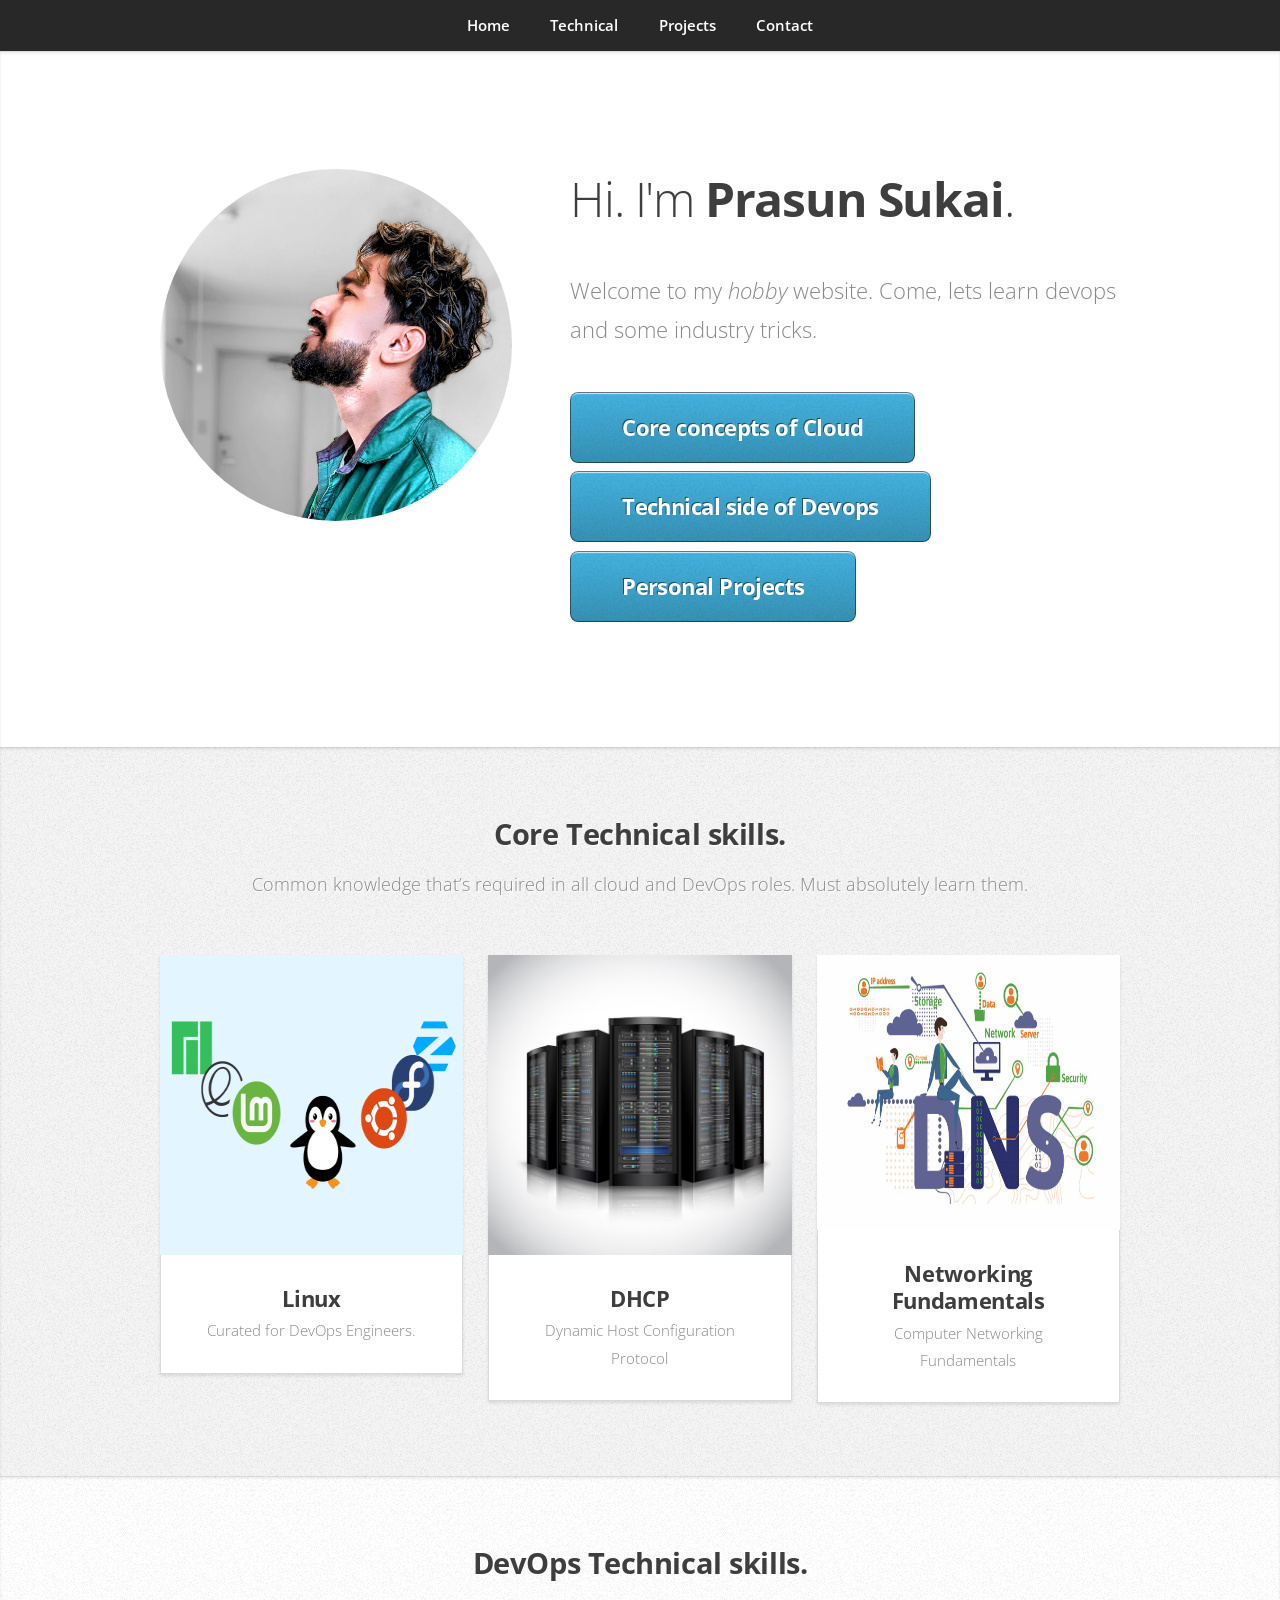
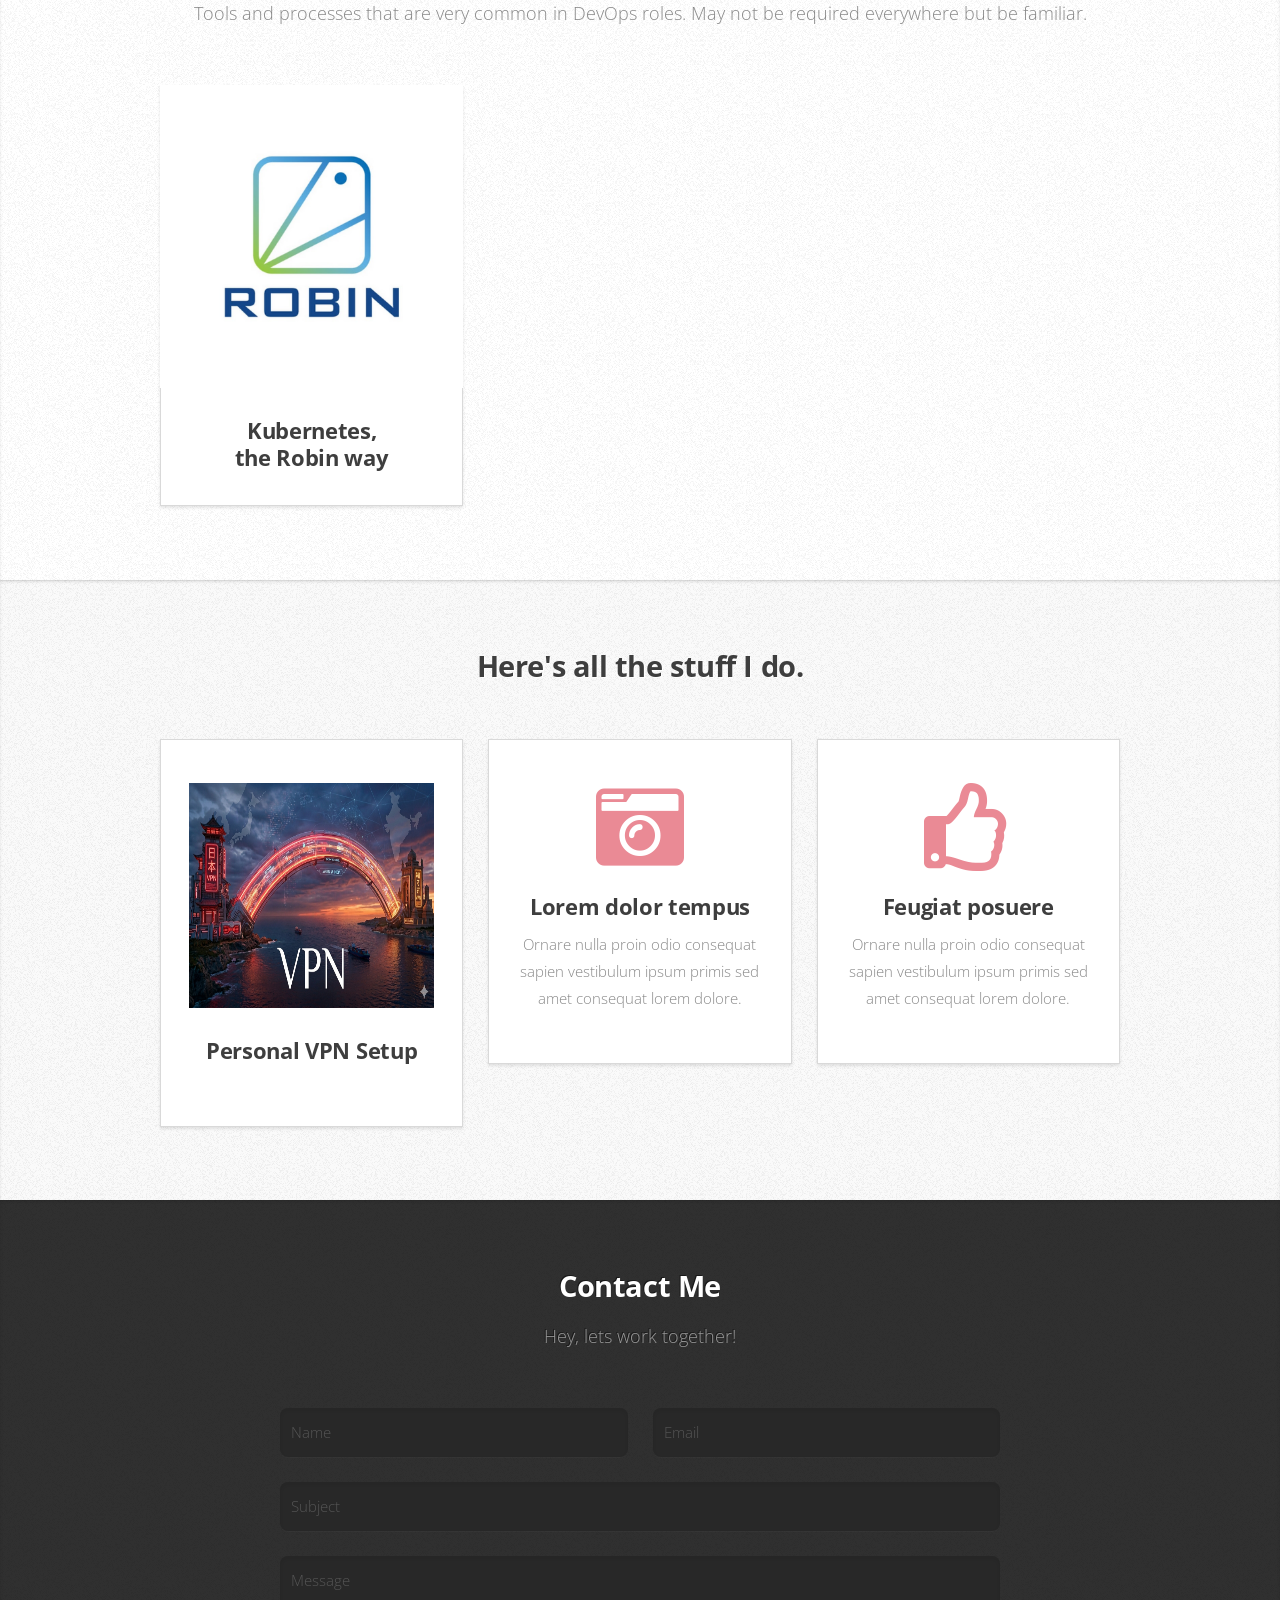
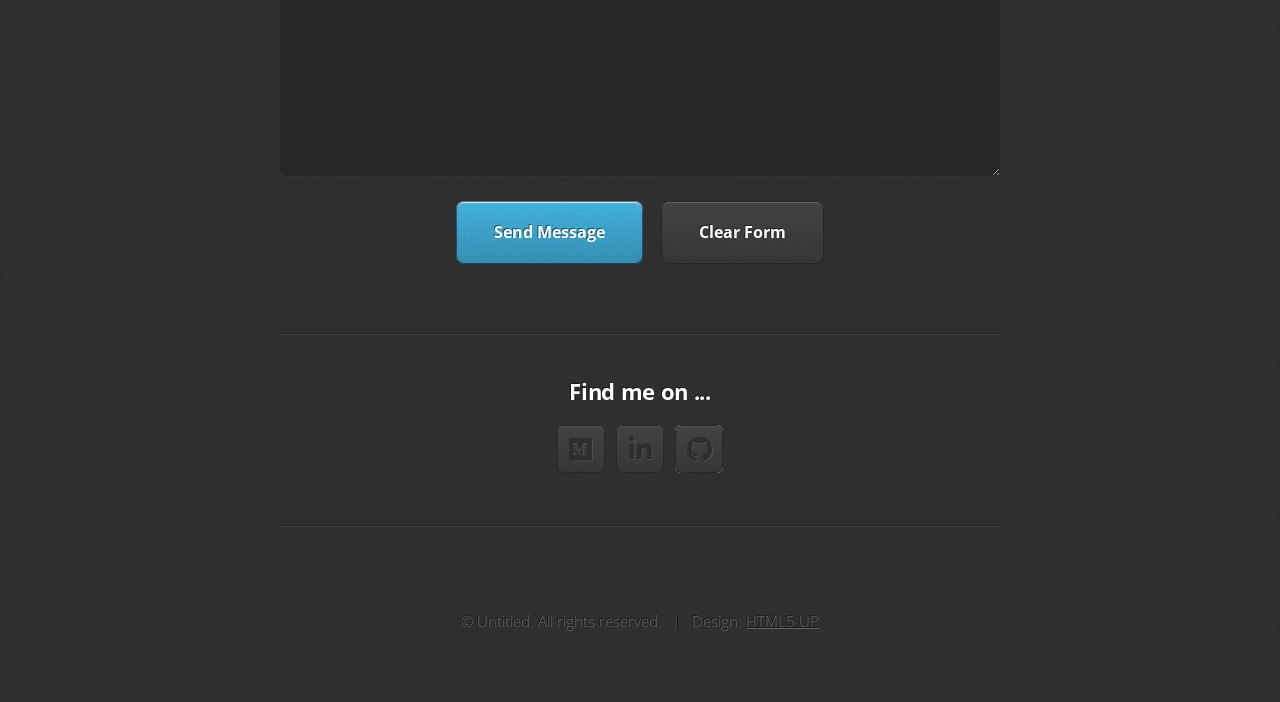
<file: index.html>
<!DOCTYPE HTML>
<html>
	<head>
		<title>Mini Portfolio of Prasun</title>
		<meta charset="utf-8" />
		<meta name="viewport" content="width=device-width, initial-scale=1, user-scalable=no" />
		<link rel="stylesheet" href="assets/css/main.css" />
	</head>
	<body class="is-preload">

		<!-- Nav -->
			<nav id="nav">
				<ul class="container">
					<li><a href="#top">Home</a></li>
					<li><a href="#Core-Concepts">Technical</a></li>
					<li><a href="#Projects">Projects</a></li>
					<li><a href="#Contact">Contact</a></li>
				</ul>
			</nav>

		<!-- Home -->
			<article id="top" class="wrapper style1">
				<div class="container">
					<div class="row">
						<div class="col-4 col-5-large col-12-medium">
							<span class="image fit"><img src="./images/Prasun.jpeg" alt="" /></span>
						</div>
						<div class="col-8 col-7-large col-12-medium">
							<header>
								<h1>Hi. I'm <strong>Prasun Sukai</strong>.</h1>
							</header>
							<p>Welcome to my <i> hobby </i> website. Come, lets learn devops and some industry tricks. </p>
							<a href="#Core Concepts" class="button large scrolly">Core concepts of Cloud</a>
							<a href="#Devops" class="button large scrolly">Technical side of Devops</a>
							<a href="#Projects" class="button large scrolly">Personal Projects</a>

						</div>
					</div>
				</div>
			</article>

		<!-- Core Concepts -->
			<article id="Core-Concepts" class="wrapper style3">
				<div class="container">
					<header>
						<h2>Core Technical skills.</h2>
						<p>Common knowledge that’s required in all cloud and DevOps roles. Must absolutely learn them. </p>
					</header>
					<div class="row">
						<div class="col-4 col-6-medium col-12-small">
							<article class="box style2">
								<a href="./linux.html" class="image featured"><img src="images/linux.png" height="300" alt="" /></a>
								<h3><a href="./linux.html">Linux</a></h3>
								<p>Curated for DevOps Engineers.</p>
							</article>
						</div>
						<div class="col-4 col-6-medium col-12-small">
							<article class="box style2">
								<a href="./dhcp.html" class="image featured"><img src="images/dhcp.avif"  height="300" alt="" /></a>
								<h3><a href="./dhcp.html">DHCP</a></h3>
								<p>Dynamic Host Configuration Protocol</p>
							</article>
						</div>
						<div class="col-4 col-6-medium col-12-small">
							<article class="box style2">
								<a href="./networking-fundamentals.html" class="image featured"><img src="images/networking-fundamentals/Slide2.JPG"  height="275" alt="" /></a>
								<h3><a href="./networking-fundamentals.html">Networking Fundamentals</a></h3>
								<p>Computer Networking Fundamentals</p>
							</article>
						</div>
				</div>
			</article>


		<!-- Devops -->
			<article id="Devops" class="wrapper style31">
				<div class="container">
					<header>
						<h2>DevOps Technical skills.</h2>
						<p>Tools and processes that are very common in DevOps roles. May not be required everywhere but be familiar.</p>
					</header>
					<div class="row">
						<div class="col-4 col-6-medium col-12-small">
							<article class="box style2">
								<a href="robin.html" class="image featured"><img src="images/robin.jpg" alt="" /></a>
								<h3><a href="./robin.html">Kubernetes, <br> the Robin way</a></h3>
							</article>
						</div>

				</div>
			</article>

		<!-- Work -->
			<article id="Projects" class="wrapper style2">
				<div class="container">
					<header>
						<h2>Here's all the stuff I do.</h2>
					</header>
					<div class="row aln-center">
						<div class="col-4 col-6-medium col-12-small">
							<section class="box style1">
								<a href="./vpn.html" class="image featured"><img src="images/VPN/vpn.png"  height="225" alt="" /></a>
								<h3><a href="./vpn.html">Personal VPN Setup</a></h3>
							</section>
						</div>
						<div class="col-4 col-6-medium col-12-small">
							<section class="box style1">
								<span class="icon solid featured fa-camera-retro"></span>
								<h3>Lorem dolor tempus</h3>
								<p>Ornare nulla proin odio consequat sapien vestibulum ipsum primis sed amet consequat lorem dolore.</p>
							</section>
						</div>
						<div class="col-4 col-6-medium col-12-small">
							<section class="box style1">
								<span class="icon featured fa-thumbs-up"></span>
								<h3>Feugiat posuere</h3>
								<p>Ornare nulla proin odio consequat sapien vestibulum ipsum primis sed amet consequat lorem dolore.</p>
							</section>
						</div>
					</div>
				</div>
			</article>

		<!-- Contact -->
			<article id="Contact" class="wrapper style4">
				<div class="container medium">
					<header>
						<h2>Contact Me</h2>
						<p>Hey, lets work together!</p>
					</header>
					<div class="row">
						<div class="col-12">
							<form method="post" action="#">
								<div class="row">
									<div class="col-6 col-12-small">
										<input type="text" name="name" id="name" placeholder="Name" />
									</div>
									<div class="col-6 col-12-small">
										<input type="text" name="email" id="email" placeholder="Email" />
									</div>
									<div class="col-12">
										<input type="text" name="subject" id="subject" placeholder="Subject" />
									</div>
									<div class="col-12">
										<textarea name="message" id="message" placeholder="Message"></textarea>
									</div>
									<div class="col-12">
										<ul class="actions">
											<li><input type="submit" value="Send Message" /></li>
											<li><input type="reset" value="Clear Form" class="alt" /></li>
										</ul>
									</div>
								</div>
							</form>
						</div>
						<div class="col-12">
							<hr />
							<h3>Find me on ...</h3>
							<ul class="social">
								<li><a href="https://prasunsukai.medium.com/" class="icon brands fa-medium"><span class="label">Medium</span></a></li>
								<li><a href="https://www.linkedin.com/in/prasun-sukai/" class="icon brands fa-linkedin-in"><span class="label">LinkedIn</span></a></li>
								<li><a href="https://github.com/Prasunsk" class="icon brands fa-github"><span class="label">Github</span></a></li>
							</ul>
							<hr />
						</div>
					</div>
					<footer>
						<ul id="copyright">
							<li>&copy; Untitled. All rights reserved.</li><li>Design: <a href="http://html5up.net">HTML5 UP</a></li>
						</ul>
					</footer>
				</div>
			</article>

		<!-- Scripts -->
			<script src="assets/js/jquery.min.js"></script>
			<script src="assets/js/jquery.scrolly.min.js"></script>
			<script src="assets/js/browser.min.js"></script>
			<script src="assets/js/breakpoints.min.js"></script>
			<script src="assets/js/util.js"></script>
			<script src="assets/js/main.js"></script>

	</body>
</html>
</file>
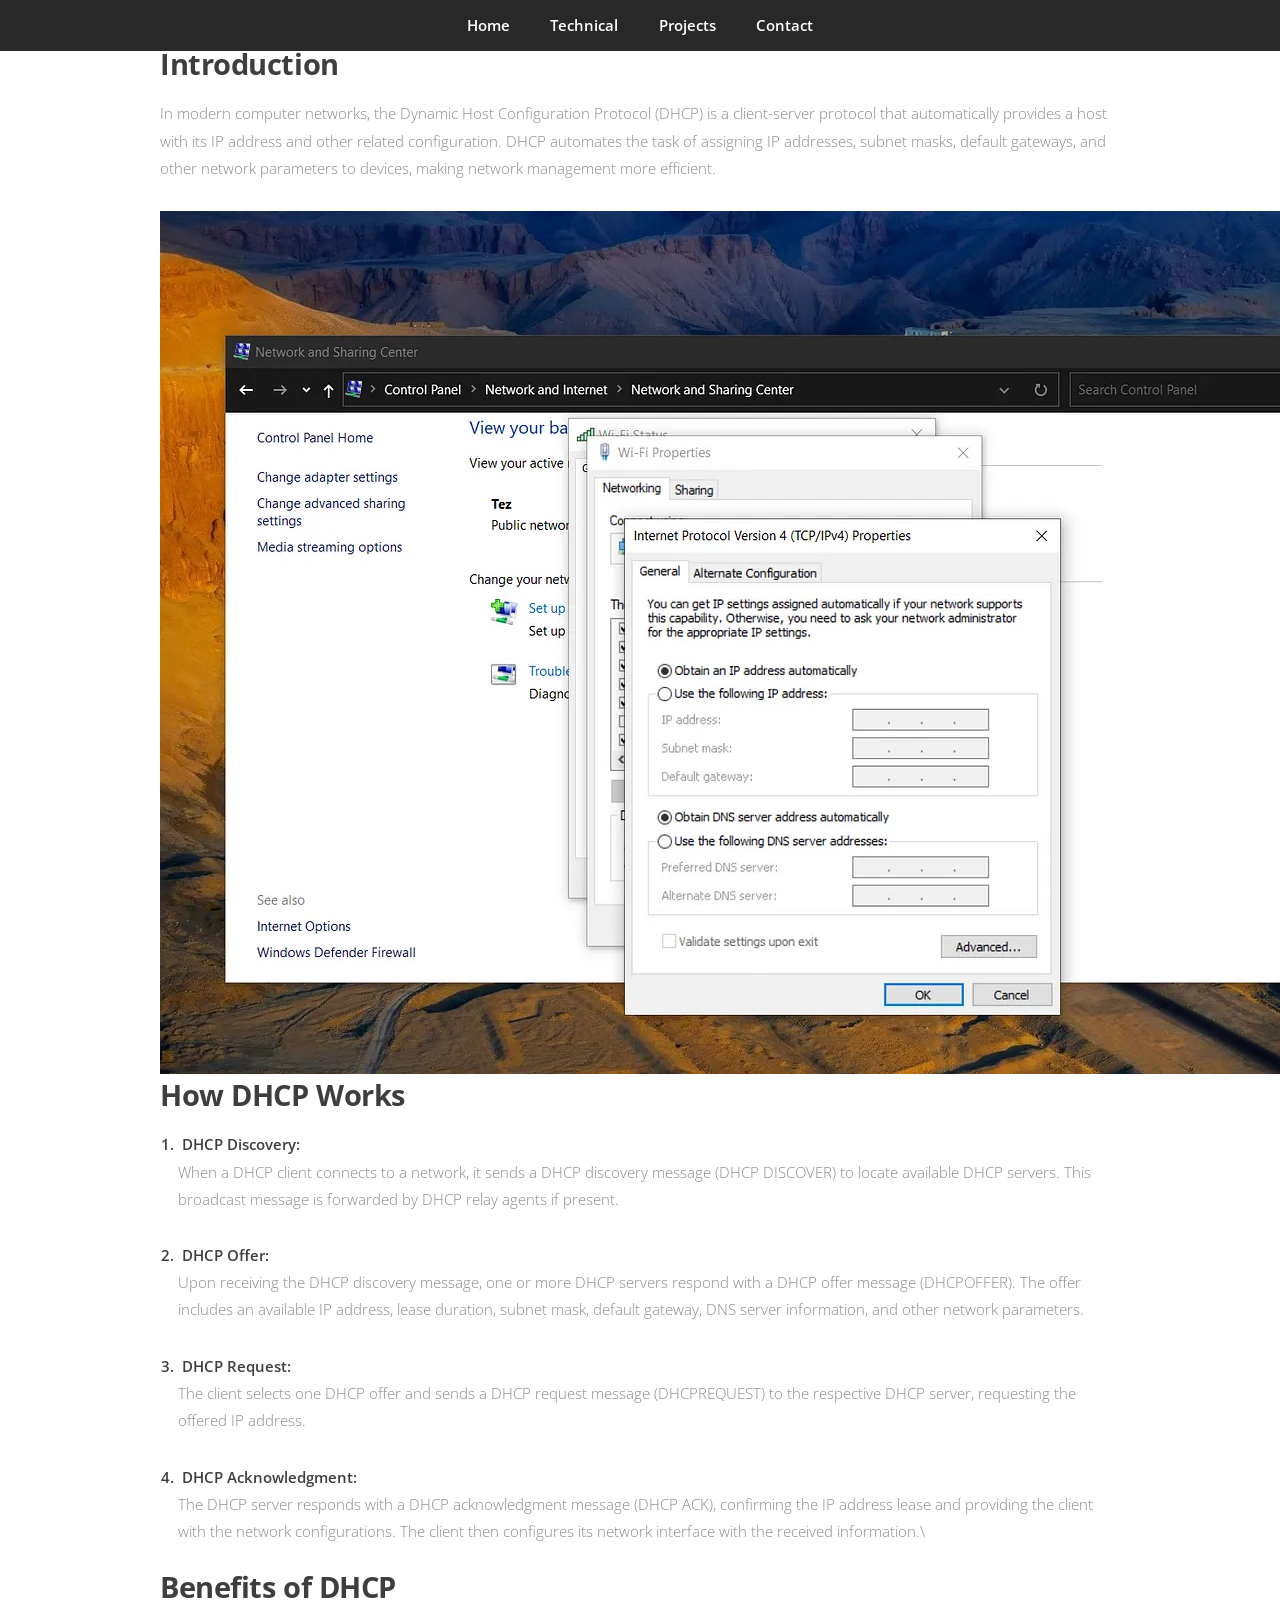
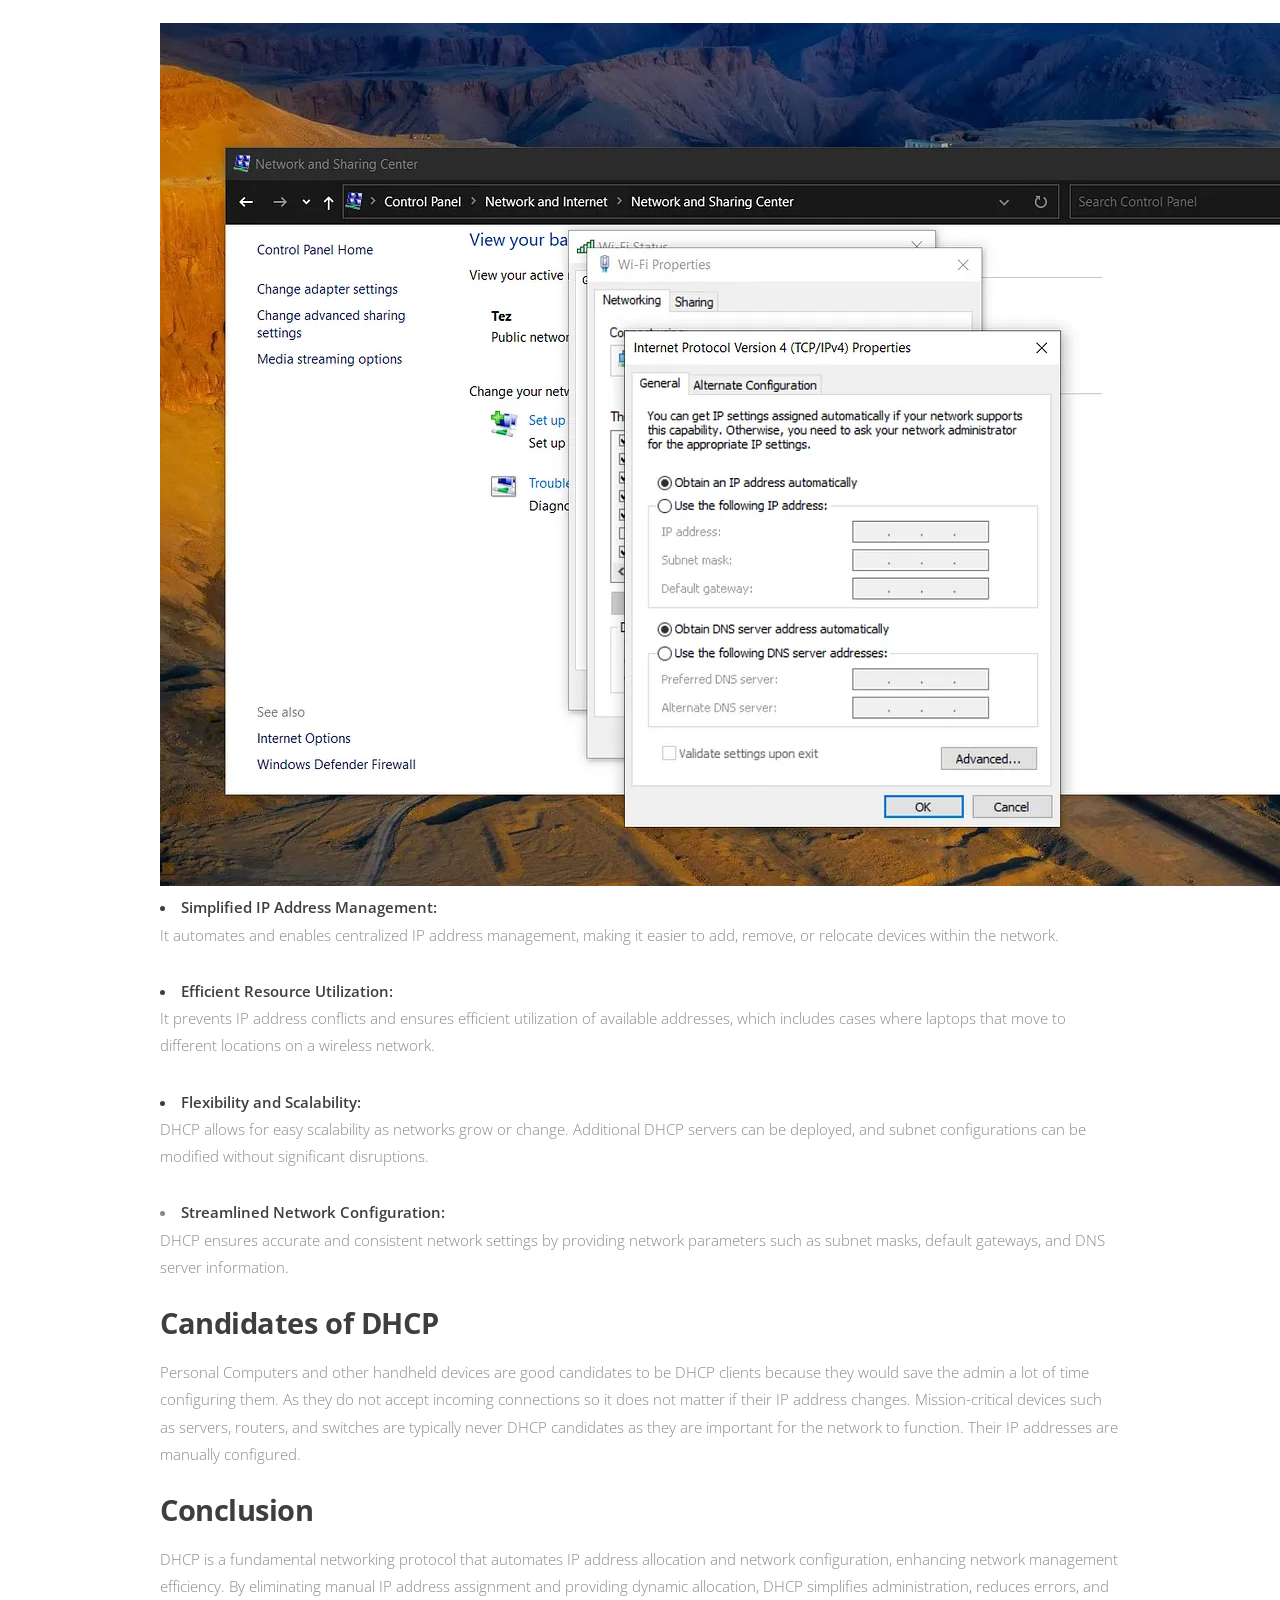
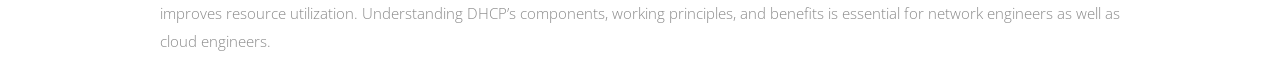
<file: dhcp.html>
<!DOCTYPE HTML>
<html>
	<head>
		<title>Understanding Internet: DHCP</title>
		<meta charset="utf-8" />
		<meta name="viewport" content="width=device-width, initial-scale=1, user-scalable=no" />
		<link rel="stylesheet" href="assets/css/main.css" />
	</head>
	<body class="is-preload">

		<!-- Nav -->
        <nav id="nav">
            <ul class="container">
                <li><a href="index.html#top">Home</a></li> 
                <li><a href="index.html#Core-Concepts">Technical</a></li> 
                <li><a href="index.html#Projects">Projects</a></li> 
                <li><a href="index.html#Contact">Contact</a></li>
            </ul>
        </nav>



        <!--DHCP-->
        <article id="DHCP" class="blog1">
            <div class="container">
                <h2> Introduction</h2>
                <p>
                In modern computer networks, the Dynamic Host Configuration Protocol (DHCP) is a client-server protocol that automatically provides a host with its IP address and other related configuration. DHCP automates the task of assigning IP addresses, subnet masks, default gateways, and other network parameters to devices, making network management more efficient.
                </p>
                <img src="images/dhcp_setting.png" alt="" />

                <h2> How DHCP Works</h2>
                <ol>
                    <strong><li> DHCP Discovery:  </li> </strong>
                <p>When a DHCP client connects to a network, it sends a DHCP discovery message (DHCP DISCOVER) to locate available DHCP servers. This broadcast message is forwarded by DHCP relay agents if present.
                </p>
                    <strong><li>DHCP Offer:  </li> </strong>
                <p>Upon receiving the DHCP discovery message, one or more DHCP servers respond with a DHCP offer message (DHCPOFFER). The offer includes an available IP address, lease duration, subnet mask, default gateway, DNS server information, and other network parameters.
                </p>
                    <strong><li>DHCP Request:  </li> </strong>
                <p>The client selects one DHCP offer and sends a DHCP request message (DHCPREQUEST) to the respective DHCP server, requesting the offered IP address.
                </p>
                    <strong><li>DHCP Acknowledgment:  </li> </strong>
                <p>The DHCP server responds with a DHCP acknowledgment message (DHCP ACK), confirming the IP address lease and providing the client with the network configurations. The client then configures its network interface with the received information.\
                </p>
                </ol>

                <h2>Benefits of DHCP</h2>
                <img src="images/dhcp_setting.png" alt="" />
                    <strong><li> Simplified IP Address Management:  </li> </strong>
                <p>It automates and enables centralized IP address management, making it easier to add, remove, or relocate devices within the network.
                </p>
                    <strong><li> Efficient Resource Utilization:  </li></strong>
                <p>It prevents IP address conflicts and ensures efficient utilization of available addresses, which includes cases where laptops that move to different locations on a wireless network.
                </p>
                    <strong><li> Flexibility and Scalability: </li></strong> 
                <p>DHCP allows for easy scalability as networks grow or change. Additional DHCP servers can be deployed, and subnet configurations can be modified without significant disruptions.
                </p>
                    <strong><li>Streamlined Network Configuration: </strong> 
                <p>DHCP ensures accurate and consistent network settings by providing network parameters such as subnet masks, default gateways, and DNS server information.
                 </p>

                <h2>Candidates of DHCP</h2>
                <p>Personal Computers and other handheld devices are good candidates to be DHCP clients because they would save the admin a lot of time configuring them. As they do not accept incoming connections so it does not matter if their IP address changes.

                    Mission-critical devices such as servers, routers, and switches are typically never DHCP candidates as they are important for the network to function. Their IP addresses are manually configured. 
                </p>
                
                <h2>Conclusion</h2>
                <p>DHCP is a fundamental networking protocol that automates IP address allocation and network configuration, enhancing network management efficiency. By eliminating manual IP address assignment and providing dynamic allocation, DHCP simplifies administration, reduces errors, and improves resource utilization. Understanding DHCP’s components, working principles, and benefits is essential for network engineers as well as cloud engineers.
                </p>

                </div>
        </article>
</file>
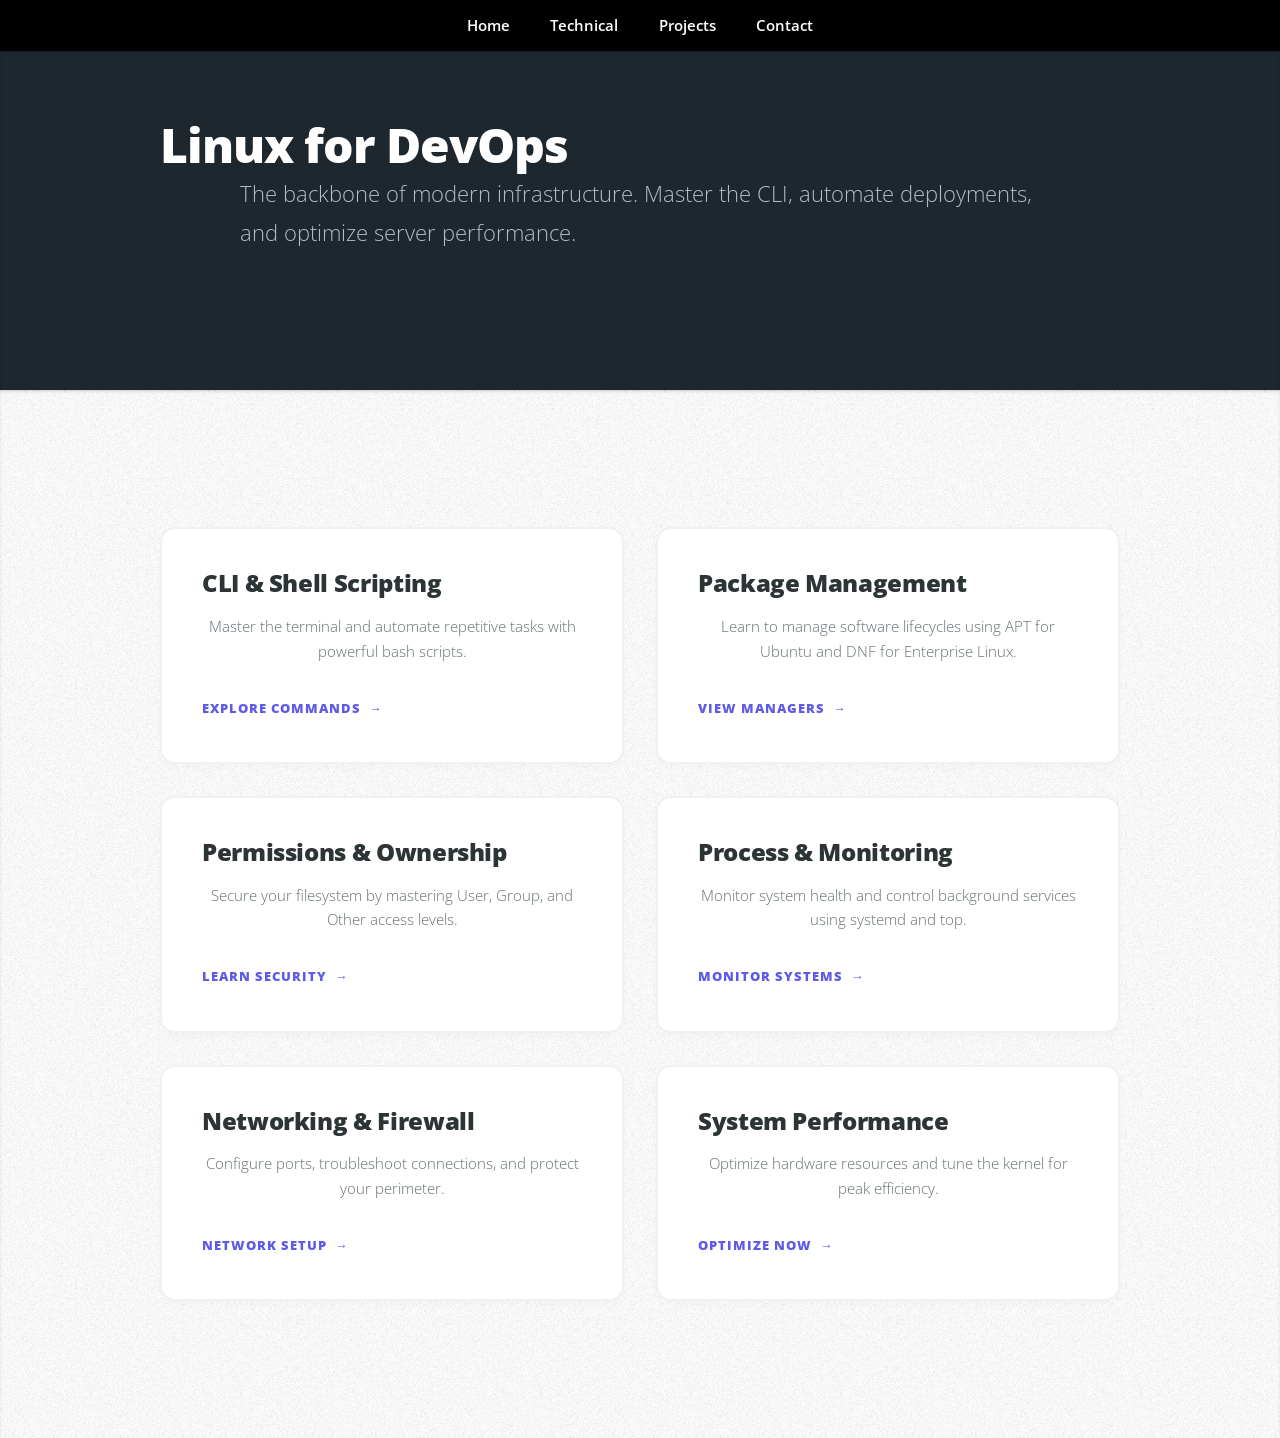
<file: linux.html>
<!DOCTYPE HTML>
<html>
    <head>
        <title>Linux for DevOps Engineers</title>
        <meta charset="utf-8" />
        <meta name="viewport" content="width=device-width, initial-scale=1, user-scalable=no" />
        <link rel="stylesheet" href="assets/css/main.css" />
        <style>
            :root {
                --primary: #5e5ce6;
                --header-bg: #1e272e;
                --card-bg: #ffffff;
                --text-main: #2d3436;
            }

            /* Fix Header Visibility & Spacing */
            .wrapper.style1 {
                background: var(--header-bg);
                padding: 5rem 2rem !important;
                text-align: center;
            }

            .wrapper.style1 h2 {
                color: #ffffff !important;
                font-weight: 900 !important;
                font-size: 3rem;
                letter-spacing: -1px;
                margin-bottom: 1rem;
            }

            .wrapper.style1 p {
                color: #b2bec3 !important;
                font-size: 1.25rem;
                max-width: 800px;
                margin: 0 auto;
            }

            /* Concepts Portal Grid */
            .concepts-grid {
                display: grid;
                grid-template-columns: repeat(auto-fit, minmax(300px, 1fr));
                gap: 2rem;
                padding: 4rem 0;
            }

            .concept-card {
                background: var(--card-bg);
                border-radius: 15px;
                padding: 2.5rem;
                text-decoration: none !important;
                border: 2px solid #edf2f7;
                transition: all 0.3s cubic-bezier(0.25, 0.8, 0.25, 1);
                display: flex;
                flex-direction: column;
                align-items: flex-start;
                box-shadow: 0 4px 6px rgba(0,0,0,0.02);
            }

            .concept-card:hover {
                transform: translateY(-10px);
                border-color: var(--primary);
                box-shadow: 0 20px 40px rgba(94, 92, 230, 0.15);
            }

            .concept-card h3 {
                color: var(--text-main) !important;
                font-weight: 900 !important; /* The "Punch" */
                font-size: 1.5rem;
                margin-bottom: 1rem;
                line-height: 1.2;
            }

            .concept-card p {
                color: #636e72 !important;
                font-size: 0.95rem;
                line-height: 1.6;
                margin-bottom: 2rem;
            }

            .btn-link {
                color: var(--primary);
                font-weight: 800;
                text-transform: uppercase;
                font-size: 0.8rem;
                letter-spacing: 1px;
                display: flex;
                align-items: center;
                gap: 8px;
            }

            .btn-link::after {
                content: "→";
                transition: transform 0.2s ease;
            }

            .concept-card:hover .btn-link::after {
                transform: translateX(5px);
            }

            #nav { background: #000; }
        </style>
    </head>
    <body class="is-preload">

        <nav id="nav">
            <ul class="container">
                <li><a href="index.html#top">Home</a></li> 
                <li><a href="index.html#Core-Concepts">Technical</a></li> 
                <li><a href="index.html#Projects">Projects</a></li> 
                <li><a href="index.html#Contact">Contact</a></li>
            </ul>
        </nav>

        <article id="top" class="wrapper style1">
            <div class="container">
                <header>
                    <h2>Linux for DevOps</h2>
                    <p>
                        The backbone of modern infrastructure. Master the CLI, automate deployments, and optimize server performance.
                    </p>
                </header>
            </div>
        </article>
            
        <article id="concepts" class="wrapper style2">
            <div class="container">
                <div class="concepts-grid">

                    <a href="Linux/cli.html" class="concept-card">
                        <h3>CLI & Shell Scripting</h3>
                        <p>Master the terminal and automate repetitive tasks with powerful bash scripts.</p>
                        <span class="btn-link">Explore Commands</span>
                    </a>

                    <a href="Linux/package-management.html" class="concept-card">
                        <h3>Package Management</h3>
                        <p>Learn to manage software lifecycles using APT for Ubuntu and DNF for Enterprise Linux.</p>
                        <span class="btn-link">View Managers</span>
                    </a>

                    <a href="Linux/permissions.html" class="concept-card">
                        <h3>Permissions & Ownership</h3>
                        <p>Secure your filesystem by mastering User, Group, and Other access levels.</p>
                        <span class="btn-link">Learn Security</span>
                    </a>

                    <a href="Linux/process-management.html" class="concept-card">
                        <h3>Process & Monitoring</h3>
                        <p>Monitor system health and control background services using systemd and top.</p>
                        <span class="btn-link">Monitor Systems</span>
                    </a>

                    <a href="Linux/networking.html" class="concept-card">
                        <h3>Networking & Firewall</h3>
                        <p>Configure ports, troubleshoot connections, and protect your perimeter.</p>
                        <span class="btn-link">Network Setup</span>
                    </a>

                    <a href="Linux/performance.html" class="concept-card">
                        <h3>System Performance</h3>
                        <p>Optimize hardware resources and tune the kernel for peak efficiency.</p>
                        <span class="btn-link">Optimize Now</span>
                    </a>

                </div>
            </div> 
        </article>

    </body>
</html>
</file>
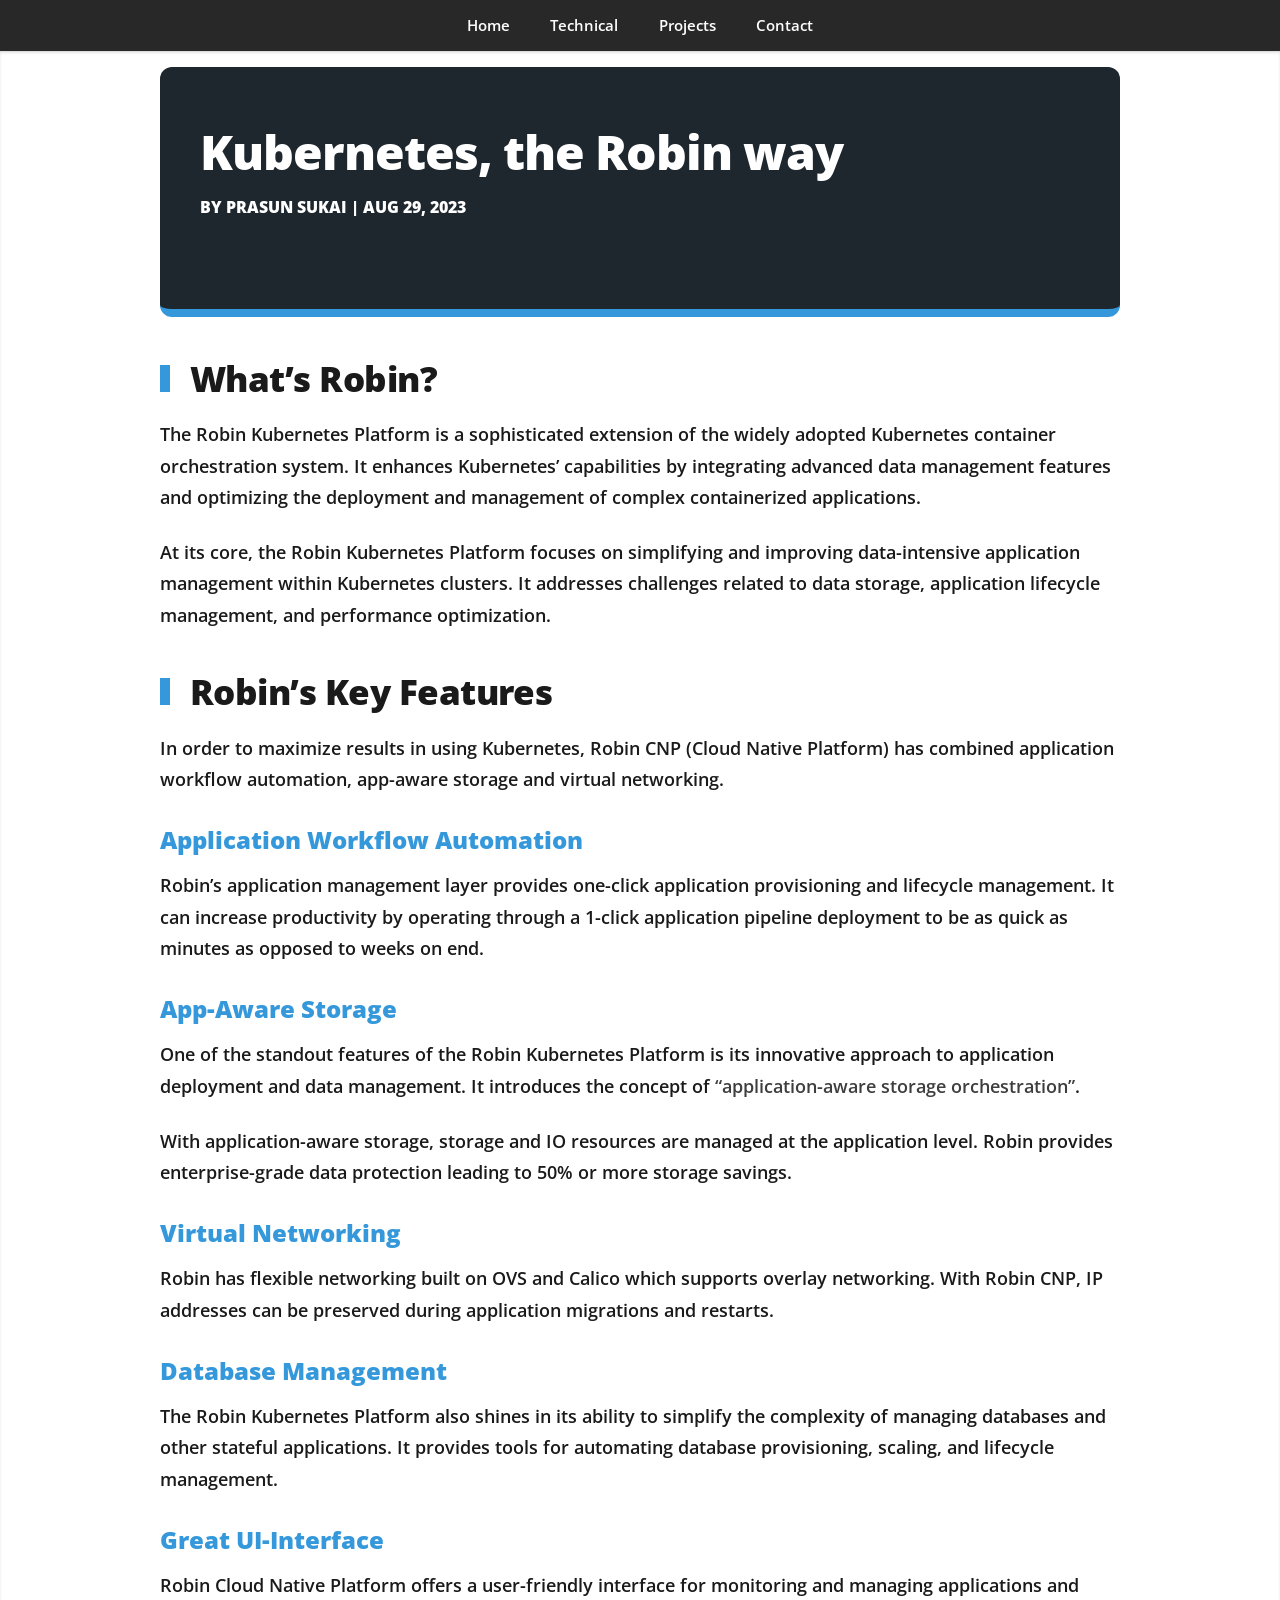
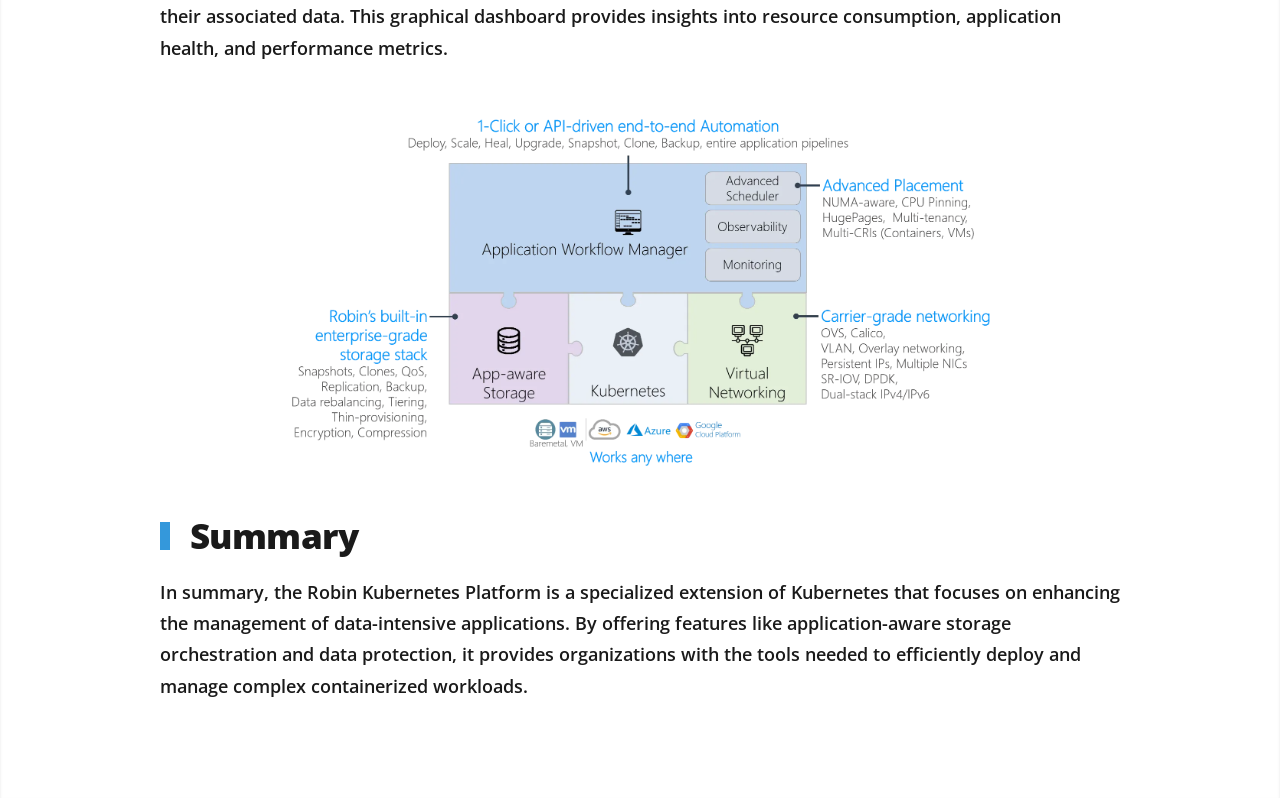
<file: robin.html>
<!DOCTYPE HTML>
<html>
    <head>
        <title>Kubernetes, the Robin way | Prasun Sukai</title>
        <meta charset="utf-8" />
        <meta name="viewport" content="width=device-width, initial-scale=1, user-scalable=no" />
        <link rel="stylesheet" href="assets/css/main.css" />
        <style>
            :root {
                --robin-accent: #3498db;
                --header-bg: #1e272e;
                --text-dark: #1a1a1a;
            }

            /* Tightened spacing from Nav to Header */
            .wrapper.style1 { padding-top: 1rem !important; }

            .article-header {
                background: var(--header-bg);
                color: white;
                padding: 3.5rem 2.5rem;
                border-radius: 12px;
                margin-bottom: 2rem;
                border-bottom: 8px solid var(--robin-accent);
                text-align: left !important;
            }

            .article-header h2 {
                color: #ffffff !important;
                font-weight: 900 !important; 
                font-size: 3rem;
                line-height: 1.2 !important; 
                margin-bottom: 0.8rem;
                letter-spacing: -1px;
            }

            .article-header p {
                color: #ffffff !important;
                font-weight: 800 !important; 
                font-size: 1rem;
                text-transform: uppercase;
            }

            .content-box { text-align: left !important; }

            /* Ultra-bold body text */
            .content-box p {
                color: var(--text-dark) !important;
                font-weight: 600 !important; 
                line-height: 1.7;
                font-size: 1.15rem;
                margin-bottom: 1.5rem;
            }

            h3 {
                font-weight: 900 !important; 
                font-size: 2.2rem;
                color: var(--text-dark) !important;
                margin-top: 3rem;
                border-left: 10px solid var(--robin-accent);
                padding-left: 20px;
            }

            h4 {
                font-weight: 900 !important;
                font-size: 1.5rem;
                color: var(--robin-accent) !important;
                margin: 2rem 0 1rem 0;
            }

            /* Centered, small image as requested */
            .article-img {
                display: block;
                width: 75% !important; 
                max-width: 1200px;
                margin: 3rem auto !important;
                border: none !important;
            }

            ul li strong { font-weight: 900 !important; }
        </style>
    </head>
    <body class="is-preload">

        <nav id="nav">
            <ul class="container">
                <li><a href="index.html#top">Home</a></li> 
                <li><a href="index.html#Core-Concepts">Technical</a></li> 
                <li><a href="index.html#Projects">Projects</a></li> 
                <li><a href="index.html#Contact">Contact</a></li>
            </ul>
        </nav>

        <article class="wrapper style1">
            <div class="container">
                <div class="article-header">
                    <h2>Kubernetes, the Robin way</h2>
                    <p>By Prasun Sukai | Aug 29, 2023</p>
                </div>

                <div class="content-box">
                    <h3>What’s Robin?</h3>
                    <p>The Robin Kubernetes Platform is a sophisticated extension of the widely adopted Kubernetes container orchestration system. It enhances Kubernetes’ capabilities by integrating advanced data management features and optimizing the deployment and management of complex containerized applications.</p>
                    <p>At its core, the Robin Kubernetes Platform focuses on simplifying and improving data-intensive application management within Kubernetes clusters. It addresses challenges related to data storage, application lifecycle management, and performance optimization.</p>

                    <h3>Robin’s Key Features</h3>
                    <p>In order to maximize results in using Kubernetes, Robin CNP (Cloud Native Platform) has combined application workflow automation, app-aware storage and virtual networking.</p>

                    <h4>Application Workflow Automation</h4>
                    <p>Robin’s application management layer provides one-click application provisioning and lifecycle management. It can increase productivity by operating through a 1-click application pipeline deployment to be as quick as minutes as opposed to weeks on end.</p>

                    

                    <h4>App-Aware Storage</h4>
                    <p>One of the standout features of the Robin Kubernetes Platform is its innovative approach to application deployment and data management. It introduces the concept of <strong>“application-aware storage orchestration”</strong>.</p>
                    <p>With application-aware storage, storage and IO resources are managed at the application level. Robin provides enterprise-grade data protection leading to 50% or more storage savings.</p>

                    <h4>Virtual Networking</h4>
                    <p>Robin has flexible networking built on OVS and Calico which supports overlay networking. With Robin CNP, IP addresses can be preserved during application migrations and restarts.</p>

                    <h4>Database Management</h4>
                    <p>The Robin Kubernetes Platform also shines in its ability to simplify the complexity of managing databases and other stateful applications. It provides tools for automating database provisioning, scaling, and lifecycle management.</p>

                    

                    <h4>Great UI-Interface</h4>
                    <p>Robin Cloud Native Platform offers a user-friendly interface for monitoring and managing applications and their associated data. This graphical dashboard provides insights into resource consumption, application health, and performance metrics.</p>

                    <img src="images/robin.webp" alt="Robin Platform Interface" class="article-img">

                    <h3>Summary</h3>
                    <p>In summary, the Robin Kubernetes Platform is a specialized extension of Kubernetes that focuses on enhancing the management of data-intensive applications. By offering features like application-aware storage orchestration and data protection, it provides organizations with the tools needed to efficiently deploy and manage complex containerized workloads.</p>
                </div>
            </div>
        </article>

    </body>
</html>
</file>
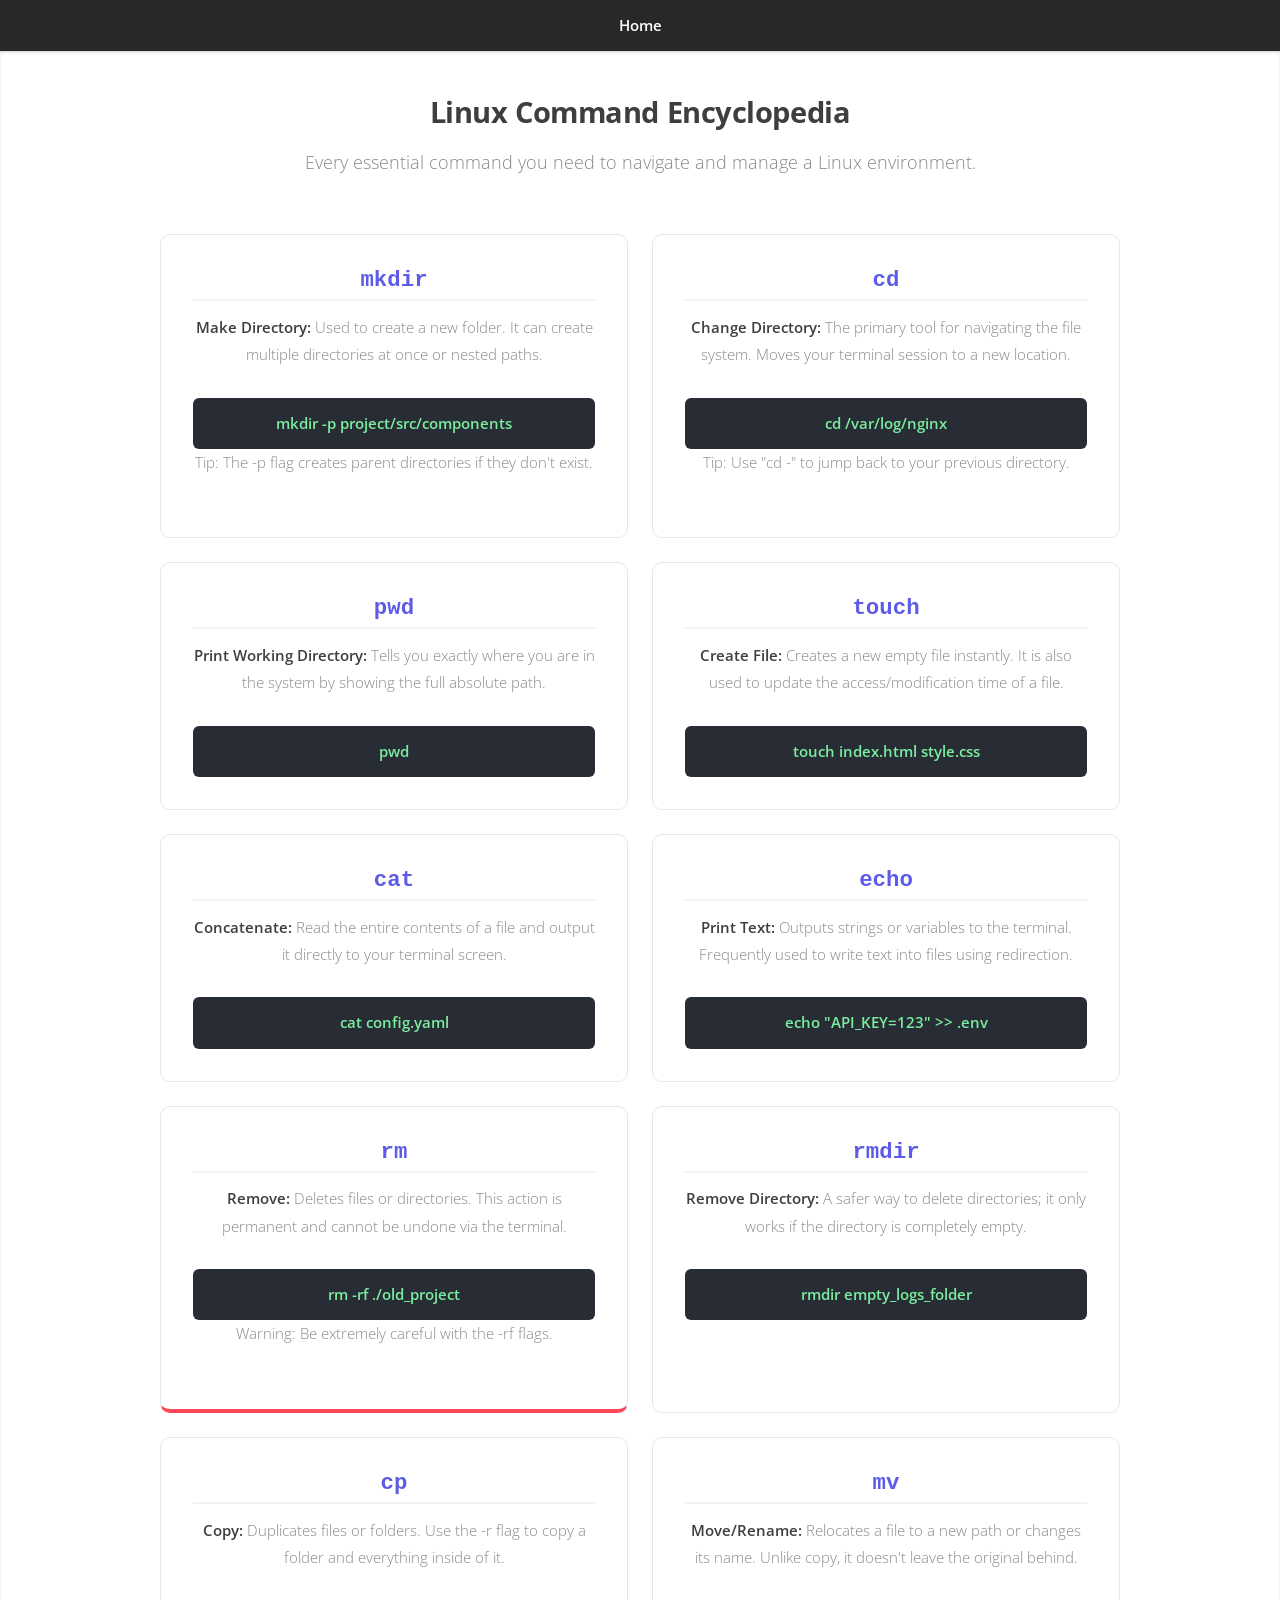
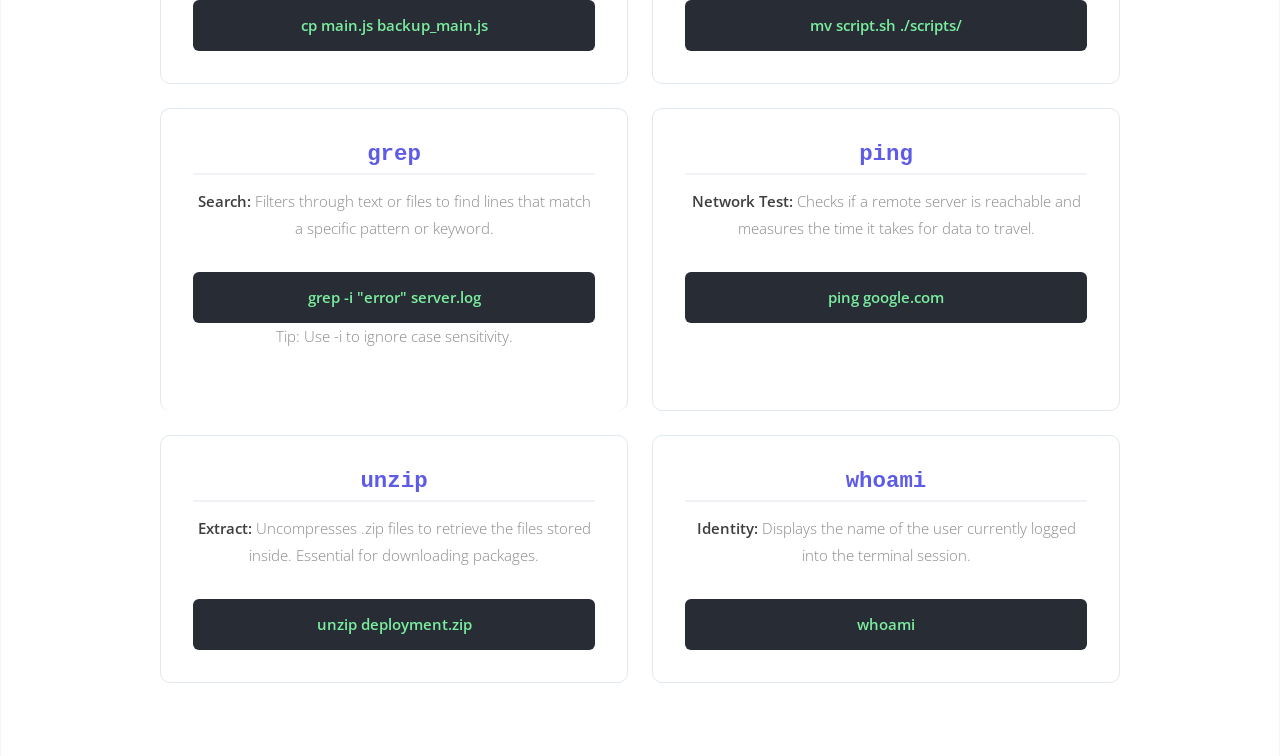
<file: Linux/cli.html>
<!DOCTYPE HTML>
<html>
    <head>
        <title>CLI Reference | Linux for DevOps</title>
        <meta charset="utf-8" />
        <meta name="viewport" content="width=device-width, initial-scale=1, user-scalable=no" />
        <link rel="stylesheet" href="../assets/css/main.css" />
        <style>
            :root {
                --primary: #5e5ce6;
                --danger: #ff4757;
                --bg-card: #ffffff;
                --header-bg: #2d3436;
                --text-dark: #2c3e50;
            }

            /* FIX: Spacing and Header Visibility */
            .wrapper.style1 { padding-top: 3rem !important; }
            
            .header-container {
                background: var(--header-bg);
                color: white;
                padding: 3rem 2rem;
                border-radius: 12px;
                margin-bottom: 2rem;
                text-align: center;
            }

            .header-container h2 {
                color: #ffffff !important;
                font-weight: 800 !important;
                font-size: 2.2rem;
                margin-bottom: 0.5rem;
            }

            /* FIX: Punchy Card Titles */
            .command-card {
                background: var(--bg-card);
                border-radius: 10px;
                padding: 2rem;
                border: 1px solid #e1e8ed;
                transition: all 0.3s ease;
            }

            .cmd-name {
                font-family: 'Fira Code', monospace;
                font-size: 1.4rem;
                font-weight: 900 !important; /* Maximum punch */
                color: var(--primary) !important;
                display: block;
                margin-bottom: 0.8rem;
                border-bottom: 2px solid #f1f2f6;
                padding-bottom: 5px;
            }

            .command-grid {
                display: grid;
                grid-template-columns: repeat(auto-fill, minmax(320px, 1fr));
                gap: 1.5rem;
            }

            .example-area {
                background: #282c34;
                padding: 12px;
                border-radius: 6px;
                margin-top: 1rem;
            }

            .example-area code {
                color: #7bed9f;
                font-weight: 600;
            }
        </style>
    </head>
    <body class="is-preload">

        <nav id="nav">
            <ul class="container">
                <li><a href="../index.html">Home</a></li>
            </ul>
        </nav>

        <article class="wrapper style1">
            <div class="container">
                <header>
                    <h2>Linux Command Encyclopedia</h2>
                    <p>Every essential command you need to navigate and manage a Linux environment.</p>
                </header>

                <div class="command-grid">
                    
                    <div class="command-card">
                        <div class="card-top">
                            <span class="cmd-name">mkdir</span>
                            <p class="cmd-desc"><strong>Make Directory:</strong> Used to create a new folder. It can create multiple directories at once or nested paths.</p>
                        </div>
                        <div class="example-area"><code>mkdir -p project/src/components</code></div>
                        <p class="pro-tip">Tip: The -p flag creates parent directories if they don't exist.</p>
                    </div>

                    <div class="command-card">
                        <div class="card-top">
                            <span class="cmd-name">cd</span>
                            <p class="cmd-desc"><strong>Change Directory:</strong> The primary tool for navigating the file system. Moves your terminal session to a new location.</p>
                        </div>
                        <div class="example-area"><code>cd /var/log/nginx</code></div>
                        <p class="pro-tip">Tip: Use "cd -" to jump back to your previous directory.</p>
                    </div>

                    <div class="command-card">
                        <div class="card-top">
                            <span class="cmd-name">pwd</span>
                            <p class="cmd-desc"><strong>Print Working Directory:</strong> Tells you exactly where you are in the system by showing the full absolute path.</p>
                        </div>
                        <div class="example-area"><code>pwd</code></div>
                    </div>

                    <div class="command-card">
                        <div class="card-top">
                            <span class="cmd-name">touch</span>
                            <p class="cmd-desc"><strong>Create File:</strong> Creates a new empty file instantly. It is also used to update the access/modification time of a file.</p>
                        </div>
                        <div class="example-area"><code>touch index.html style.css</code></div>
                    </div>

                    <div class="command-card">
                        <div class="card-top">
                            <span class="cmd-name">cat</span>
                            <p class="cmd-desc"><strong>Concatenate:</strong> Read the entire contents of a file and output it directly to your terminal screen.</p>
                        </div>
                        <div class="example-area"><code>cat config.yaml</code></div>
                    </div>

                    <div class="command-card">
                        <div class="card-top">
                            <span class="cmd-name">echo</span>
                            <p class="cmd-desc"><strong>Print Text:</strong> Outputs strings or variables to the terminal. Frequently used to write text into files using redirection.</p>
                        </div>
                        <div class="example-area"><code>echo "API_KEY=123" >> .env</code></div>
                    </div>

                    <div class="command-card" style="border-bottom: 4px solid var(--danger);">
                        <div class="card-top">
                            <span class="cmd-name" style="color: var(--danger);">rm</span>
                            <p class="cmd-desc"><strong>Remove:</strong> Deletes files or directories. This action is permanent and cannot be undone via the terminal.</p>
                        </div>
                        <div class="example-area"><code>rm -rf ./old_project</code></div>
                        <p class="pro-tip">Warning: Be extremely careful with the -rf flags.</p>
                    </div>

                    <div class="command-card">
                        <div class="card-top">
                            <span class="cmd-name">rmdir</span>
                            <p class="cmd-desc"><strong>Remove Directory:</strong> A safer way to delete directories; it only works if the directory is completely empty.</p>
                        </div>
                        <div class="example-area"><code>rmdir empty_logs_folder</code></div>
                    </div>

                    <div class="command-card">
                        <div class="card-top">
                            <span class="cmd-name">cp</span>
                            <p class="cmd-desc"><strong>Copy:</strong> Duplicates files or folders. Use the -r flag to copy a folder and everything inside of it.</p>
                        </div>
                        <div class="example-area"><code>cp main.js backup_main.js</code></div>
                    </div>

                    <div class="command-card">
                        <div class="card-top">
                            <span class="cmd-name">mv</span>
                            <p class="cmd-desc"><strong>Move/Rename:</strong> Relocates a file to a new path or changes its name. Unlike copy, it doesn't leave the original behind.</p>
                        </div>
                        <div class="example-area"><code>mv script.sh ./scripts/</code></div>
                    </div>

                    <div class="command-card" style="border-bottom: 4px solid var(--warning);">
                        <div class="card-top">
                            <span class="cmd-name" style="color: var(--warning);">grep</span>
                            <p class="cmd-desc"><strong>Search:</strong> Filters through text or files to find lines that match a specific pattern or keyword.</p>
                        </div>
                        <div class="example-area"><code>grep -i "error" server.log</code></div>
                        <p class="pro-tip">Tip: Use -i to ignore case sensitivity.</p>
                    </div>

                    <div class="command-card">
                        <div class="card-top">
                            <span class="cmd-name">ping</span>
                            <p class="cmd-desc"><strong>Network Test:</strong> Checks if a remote server is reachable and measures the time it takes for data to travel.</p>
                        </div>
                        <div class="example-area"><code>ping google.com</code></div>
                    </div>

                    <div class="command-card">
                        <div class="card-top">
                            <span class="cmd-name">unzip</span>
                            <p class="cmd-desc"><strong>Extract:</strong> Uncompresses .zip files to retrieve the files stored inside. Essential for downloading packages.</p>
                        </div>
                        <div class="example-area"><code>unzip deployment.zip</code></div>
                    </div>

                    <div class="command-card">
                        <div class="card-top">
                            <span class="cmd-name">whoami</span>
                            <p class="cmd-desc"><strong>Identity:</strong> Displays the name of the user currently logged into the terminal session.</p>
                        </div>
                        <div class="example-area"><code>whoami</code></div>
                    </div>

                </div>
            </div>
        </article>

    </body>
</html>
</file>
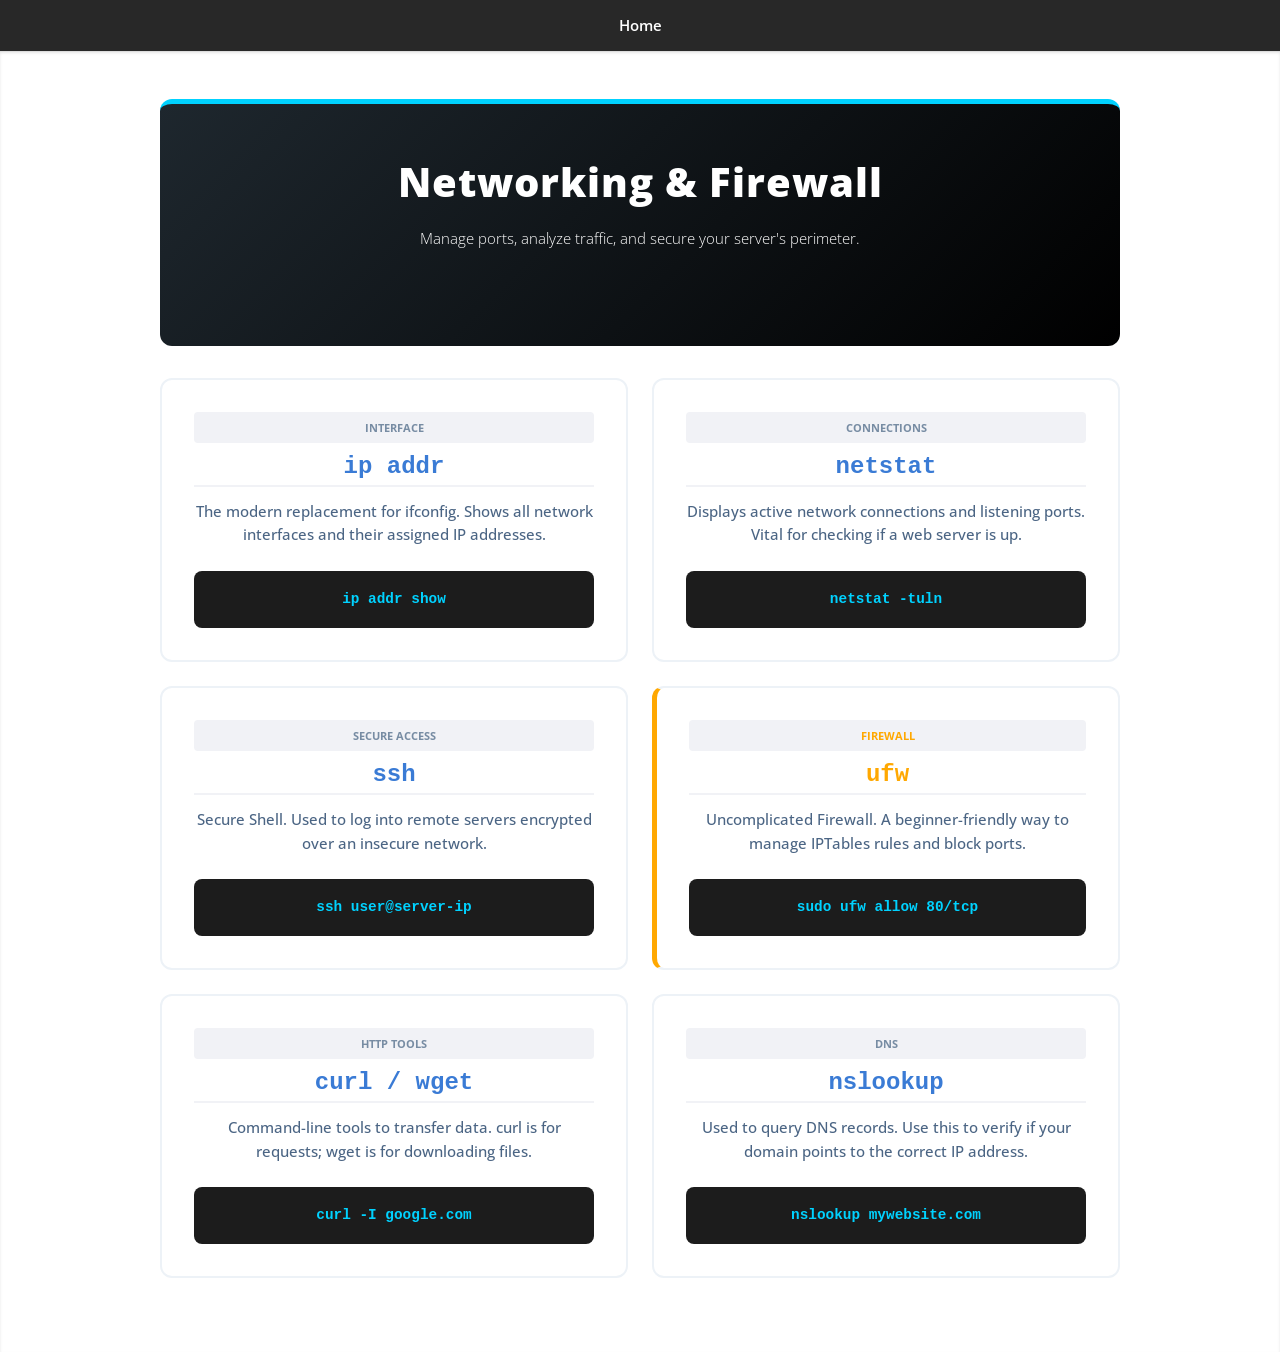
<file: Linux/networking.html>
<!DOCTYPE HTML>
<html>
    <head>
        <title>Networking & Firewalls | Linux for DevOps</title>
        <meta charset="utf-8" />
        <meta name="viewport" content="width=device-width, initial-scale=1, user-scalable=no" />
        <link rel="stylesheet" href="../assets/css/main.css" />
        <style>
            :root {
                --net-primary: #00d2ff;
                --net-secondary: #3a7bd5;
                --header-bg: #1e272e;
                --bg-card: #ffffff;
                --text-dark: #2c3e50;
                --code-bg: #1c1c1c;
            }

            /* FIX: Spacing and Header Visibility */
            .wrapper.style1 { padding-top: 3rem !important; }

            .network-header {
                background: linear-gradient(135deg, var(--header-bg) 0%, #000000 100%);
                color: white;
                padding: 4rem 2rem;
                border-radius: 12px;
                margin-bottom: 2rem;
                text-align: center;
                border-top: 5px solid var(--net-primary);
            }

            .network-header h2 {
                color: #ffffff !important;
                font-weight: 900 !important;
                font-size: 2.5rem;
                letter-spacing: 1px;
            }

            /* Grid Layout */
            .net-grid {
                display: grid;
                grid-template-columns: repeat(auto-fit, minmax(340px, 1fr));
                gap: 1.5rem;
            }

            /* Punchy Networking Cards */
            .net-card {
                background: var(--bg-card);
                border-radius: 12px;
                padding: 2rem;
                border: 2px solid #edf2f7;
                transition: all 0.3s ease;
                display: flex;
                flex-direction: column;
            }

            .net-card:hover {
                border-color: var(--net-primary);
                box-shadow: 0 10px 20px rgba(0, 210, 255, 0.1);
            }

            .net-title {
                font-family: 'Fira Code', monospace;
                font-size: 1.5rem;
                font-weight: 900 !important;
                color: var(--net-secondary) !important;
                margin-bottom: 0.8rem;
                display: block;
                border-bottom: 2px solid #f1f2f6;
                padding-bottom: 5px;
            }

            .net-desc {
                font-weight: 500;
                color: #4b6584 !important;
                line-height: 1.6;
                margin-bottom: 1.5rem;
            }

            /* Terminal Style Code Box */
            .terminal-box {
                background: var(--code-bg);
                color: #d1d8e0;
                padding: 15px;
                border-radius: 8px;
                font-family: 'Courier New', monospace;
                font-size: 0.9rem;
            }

            .terminal-box code { color: var(--net-primary); font-weight: 700; }

            .tag {
                font-size: 0.7rem;
                background: #f1f2f6;
                color: #778ca3;
                padding: 2px 8px;
                border-radius: 4px;
                margin-bottom: 10px;
                display: inline-block;
                font-weight: 700;
            }
        </style>
    </head>
    <body class="is-preload">

        <nav id="nav">
            <ul class="container">
                <li><a href="../index.html">Home</a></li>
            </ul>
        </nav>

        <article class="wrapper style1">
            <div class="container">
                <div class="network-header">
                    <h2>Networking & Firewall</h2>
                    <p>Manage ports, analyze traffic, and secure your server's perimeter.</p>
                </div>

                <div class="net-grid">

                    <div class="net-card">
                        <span class="tag">INTERFACE</span>
                        <span class="net-title">ip addr</span>
                        <p class="net-desc">The modern replacement for <code>ifconfig</code>. Shows all network interfaces and their assigned IP addresses.</p>
                        <div class="terminal-box"><code>ip addr show</code></div>
                    </div>

                    <div class="net-card">
                        <span class="tag">CONNECTIONS</span>
                        <span class="net-title">netstat</span>
                        <p class="net-desc">Displays active network connections and listening ports. Vital for checking if a web server is up.</p>
                        <div class="terminal-box"><code>netstat -tuln</code></div>
                    </div>

                    <div class="net-card">
                        <span class="tag">SECURE ACCESS</span>
                        <span class="net-title">ssh</span>
                        <p class="net-desc">Secure Shell. Used to log into remote servers encrypted over an insecure network.</p>
                        <div class="terminal-box"><code>ssh user@server-ip</code></div>
                    </div>

                    <div class="net-card" style="border-left: 5px solid #ffa801;">
                        <span class="tag" style="color: #ffa801;">FIREWALL</span>
                        <span class="net-title" style="color: #ffa801 !important;">ufw</span>
                        <p class="net-desc">Uncomplicated Firewall. A beginner-friendly way to manage IPTables rules and block ports.</p>
                        <div class="terminal-box"><code>sudo ufw allow 80/tcp</code></div>
                    </div>

                    <div class="net-card">
                        <span class="tag">HTTP TOOLS</span>
                        <span class="net-title">curl / wget</span>
                        <p class="net-desc">Command-line tools to transfer data. <code>curl</code> is for requests; <code>wget</code> is for downloading files.</p>
                        <div class="terminal-box"><code>curl -I google.com</code></div>
                    </div>

                    <div class="net-card">
                        <span class="tag">DNS</span>
                        <span class="net-title">nslookup</span>
                        <p class="net-desc">Used to query DNS records. Use this to verify if your domain points to the correct IP address.</p>
                        <div class="terminal-box"><code>nslookup mywebsite.com</code></div>
                    </div>

                </div>
            </div>
        </article>

    </body>
</html>
</file>
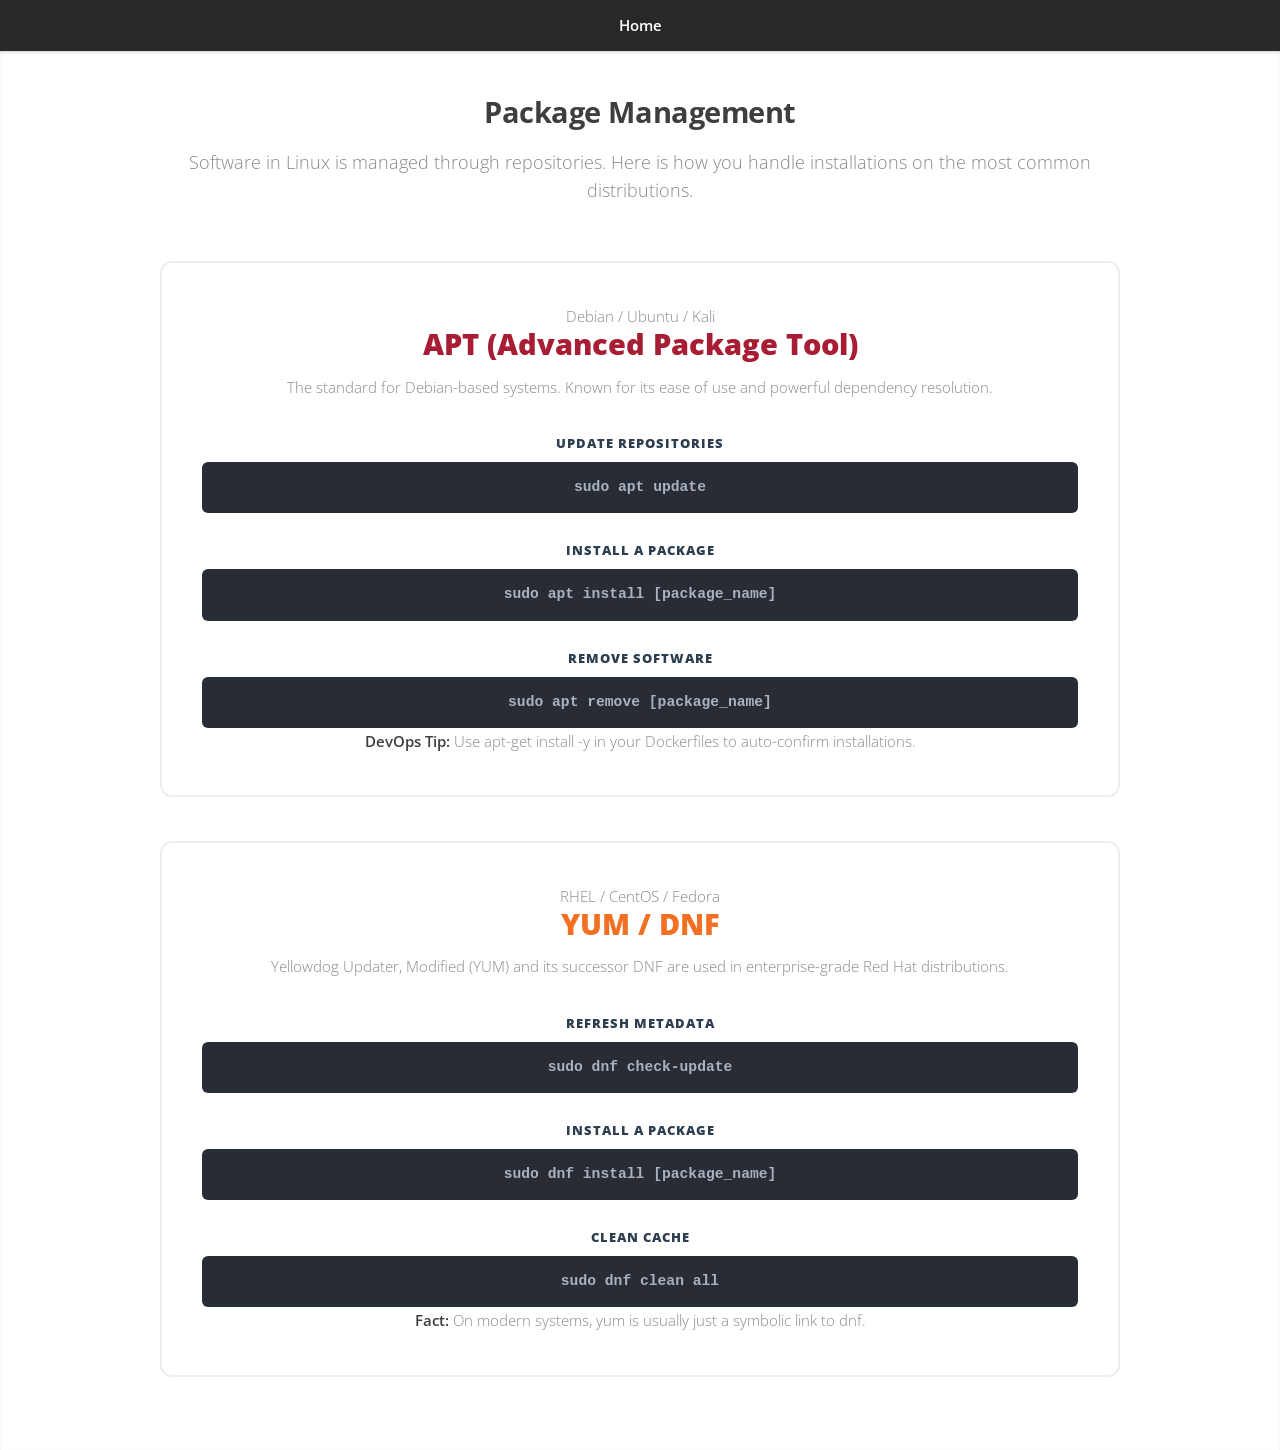
<file: Linux/package-management.html>
<!DOCTYPE HTML>
<html>
    <head>
        <title>Package Management | Linux for DevOps</title>
        <meta charset="utf-8" />
        <meta name="viewport" content="width=device-width, initial-scale=1, user-scalable=no" />
        <link rel="stylesheet" href="../assets/css/main.css" />
        <style>
            :root {
                --apt-color: #A81D33;
                --yum-color: #f36f21;
                --header-bg: #2d3436;
                --text-dark: #2c3e50;
            }

            .wrapper.style1 { padding-top: 3rem !important; }

            .header-box {
                background: var(--header-bg);
                color: white;
                padding: 3rem 2rem;
                border-radius: 12px;
                margin-bottom: 2rem;
                text-align: center;
            }

            .header-box h2 {
                color: #ffffff !important;
                font-weight: 800 !important;
            }

            .pkg-card {
                background: #fff;
                border-radius: 12px;
                padding: 2.5rem;
                border: 2px solid #eee;
            }

            /* FIX: Bold Manager Titles */
            .manager-title {
                font-size: 1.8rem;
                font-weight: 900 !important;
                margin-bottom: 1rem;
                display: block;
            }

            .cmd-label {
                font-weight: 800 !important; /* Make "Install", "Update" labels pop */
                color: var(--text-dark);
                display: block;
                margin-top: 1.5rem;
                margin-bottom: 5px;
                text-transform: uppercase;
                font-size: 0.8rem;
                letter-spacing: 1px;
            }

            .code-snippet {
                background: #282c34;
                color: #abb2bf;
                padding: 12px;
                border-radius: 6px;
                font-family: monospace;
                display: block;
                font-weight: 600;
            }
        </style>
    </head>
    <body class="is-preload">

        <nav id="nav">
            <ul class="container">
                <li><a href="../index.html">Home</a></li>
            </ul>
        </nav>

        <article class="wrapper style1">
            <div class="container">
                <header>
                    <h2>Package Management</h2>
                    <p>Software in Linux is managed through repositories. Here is how you handle installations on the most common distributions.</p>
                </header>

                <div class="grid-container">
                    
                    <section class="pkg-card apt-theme">
                        <span class="distro-tag">Debian / Ubuntu / Kali</span>
                        <span class="manager-title" style="color: var(--apt-color);">APT (Advanced Package Tool)</span>
                        <p>The standard for Debian-based systems. Known for its ease of use and powerful dependency resolution.</p>
                        
                        <div class="command-list">
                            <div class="command-item">
                                <span class="cmd-label">Update Repositories</span>
                                <code class="code-snippet">sudo apt update</code>
                            </div>
                            <div class="command-item">
                                <span class="cmd-label">Install a Package</span>
                                <code class="code-snippet">sudo apt install [package_name]</code>
                            </div>
                            <div class="command-item">
                                <span class="cmd-label">Remove Software</span>
                                <code class="code-snippet">sudo apt remove [package_name]</code>
                            </div>
                        </div>
                        <div class="pro-tip">
                            <strong>DevOps Tip:</strong> Use <code>apt-get install -y</code> in your Dockerfiles to auto-confirm installations.
                        </div>
                    </section>

                    <section class="pkg-card yum-theme">
                        <span class="distro-tag">RHEL / CentOS / Fedora</span>
                        <span class="manager-title" style="color: var(--yum-color);">YUM / DNF</span>
                        <p>Yellowdog Updater, Modified (YUM) and its successor DNF are used in enterprise-grade Red Hat distributions.</p>
                        
                        <div class="command-list">
                            <div class="command-item">
                                <span class="cmd-label">Refresh Metadata</span>
                                <code class="code-snippet">sudo dnf check-update</code>
                            </div>
                            <div class="command-item">
                                <span class="cmd-label">Install a Package</span>
                                <code class="code-snippet">sudo dnf install [package_name]</code>
                            </div>
                            <div class="command-item">
                                <span class="cmd-label">Clean Cache</span>
                                <code class="code-snippet">sudo dnf clean all</code>
                            </div>
                        </div>
                        <div class="pro-tip">
                            <strong>Fact:</strong> On modern systems, <code>yum</code> is usually just a symbolic link to <code>dnf</code>.
                        </div>
                    </section>

                </div>
            </div>
        </article>

    </body>
</html>
</file>
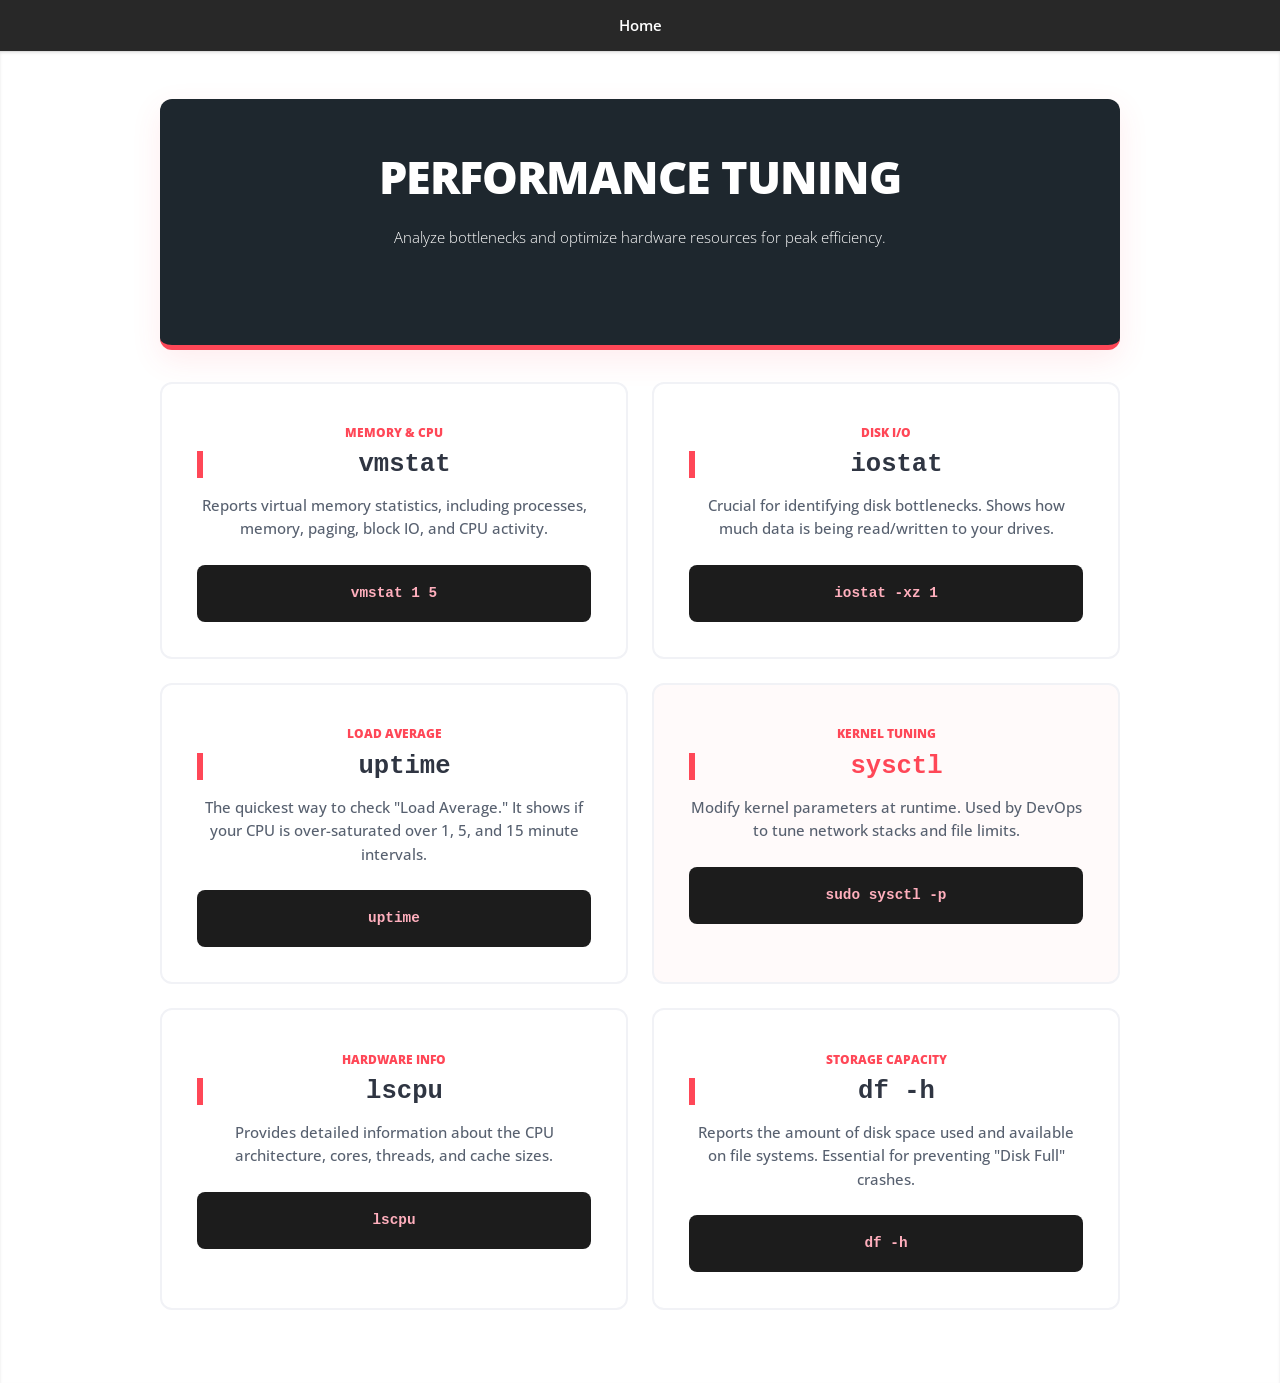
<file: Linux/performance.html>
<!DOCTYPE HTML>
<html>
    <head>
        <title>System Performance | Linux for DevOps</title>
        <meta charset="utf-8" />
        <meta name="viewport" content="width=device-width, initial-scale=1, user-scalable=no" />
        <link rel="stylesheet" href="../assets/css/main.css" />
        <style>
            :root {
                --perf-primary: #ff4757; /* Precision Red */
                --perf-dark: #2f3542;
                --header-bg: #1e272e;
                --bg-card: #ffffff;
                --text-main: #2f3542;
            }

            /* FIX: Spacing and Header Visibility */
            .wrapper.style1 { padding-top: 3rem !important; }

            .performance-header {
                background: var(--header-bg);
                color: white;
                padding: 4rem 2rem;
                border-radius: 12px;
                margin-bottom: 2rem;
                text-align: center;
                border-bottom: 5px solid var(--perf-primary);
                box-shadow: 0 10px 30px rgba(255, 71, 87, 0.1);
            }

            .performance-header h2 {
                color: #ffffff !important;
                font-weight: 900 !important;
                font-size: 2.8rem;
                text-transform: uppercase;
                letter-spacing: -1px;
            }

            /* Grid Layout */
            .perf-grid {
                display: grid;
                grid-template-columns: repeat(auto-fit, minmax(340px, 1fr));
                gap: 1.5rem;
            }

            /* Punchy Performance Cards */
            .perf-card {
                background: var(--bg-card);
                border-radius: 12px;
                padding: 2.2rem;
                border: 2px solid #f1f2f6;
                transition: all 0.4s cubic-bezier(0.165, 0.84, 0.44, 1);
                display: flex;
                flex-direction: column;
            }

            .perf-card:hover {
                transform: translateY(-10px);
                border-color: var(--perf-primary);
                box-shadow: 0 15px 35px rgba(0,0,0,0.1);
            }

            .perf-title {
                font-family: 'Fira Code', monospace;
                font-size: 1.6rem;
                font-weight: 900 !important;
                color: var(--perf-dark) !important;
                margin-bottom: 1rem;
                display: block;
                border-left: 6px solid var(--perf-primary);
                padding-left: 15px;
            }

            .perf-desc {
                font-weight: 500;
                color: #57606f !important;
                line-height: 1.6;
                margin-bottom: 1.5rem;
            }

            /* Terminal Style Code Box */
            .terminal-box {
                background: #1c1c1c;
                color: #ffffff;
                padding: 15px;
                border-radius: 8px;
                font-family: 'Courier New', monospace;
                font-size: 0.9rem;
            }

            .terminal-box code { color: #ffafbd; font-weight: 700; }

            .metric-tag {
                font-size: 0.75rem;
                font-weight: 800;
                color: var(--perf-primary);
                text-transform: uppercase;
                margin-bottom: 5px;
                display: block;
            }
        </style>
    </head>
    <body class="is-preload">

        <nav id="nav">
            <ul class="container">
                <li><a href="../index.html">Home</a></li>
            </ul>
        </nav>

        <article class="wrapper style1">
            <div class="container">
                <div class="performance-header">
                    <h2>Performance Tuning</h2>
                    <p>Analyze bottlenecks and optimize hardware resources for peak efficiency.</p>
                </div>

                <div class="perf-grid">

                    <div class="perf-card">
                        <span class="metric-tag">Memory & CPU</span>
                        <span class="perf-title">vmstat</span>
                        <p class="perf-desc">Reports virtual memory statistics, including processes, memory, paging, block IO, and CPU activity.</p>
                        <div class="terminal-box"><code>vmstat 1 5</code></div>
                    </div>

                    <div class="perf-card">
                        <span class="metric-tag">Disk I/O</span>
                        <span class="perf-title">iostat</span>
                        <p class="perf-desc">Crucial for identifying disk bottlenecks. Shows how much data is being read/written to your drives.</p>
                        <div class="terminal-box"><code>iostat -xz 1</code></div>
                    </div>

                    <div class="perf-card">
                        <span class="metric-tag">Load Average</span>
                        <span class="perf-title">uptime</span>
                        <p class="perf-desc">The quickest way to check "Load Average." It shows if your CPU is over-saturated over 1, 5, and 15 minute intervals.</p>
                        <div class="terminal-box"><code>uptime</code></div>
                    </div>

                    <div class="perf-card" style="background: #fffafa;">
                        <span class="metric-tag">Kernel Tuning</span>
                        <span class="perf-title" style="color: var(--perf-primary) !important;">sysctl</span>
                        <p class="perf-desc">Modify kernel parameters at runtime. Used by DevOps to tune network stacks and file limits.</p>
                        <div class="terminal-box"><code>sudo sysctl -p</code></div>
                    </div>

                    <div class="perf-card">
                        <span class="metric-tag">Hardware info</span>
                        <span class="perf-title">lscpu</span>
                        <p class="perf-desc">Provides detailed information about the CPU architecture, cores, threads, and cache sizes.</p>
                        <div class="terminal-box"><code>lscpu</code></div>
                    </div>

                    <div class="perf-card">
                        <span class="metric-tag">Storage capacity</span>
                        <span class="perf-title">df -h</span>
                        <p class="perf-desc">Reports the amount of disk space used and available on file systems. Essential for preventing "Disk Full" crashes.</p>
                        <div class="terminal-box"><code>df -h</code></div>
                    </div>

                </div>
            </div>
        </article>

    </body>
</html>
</file>
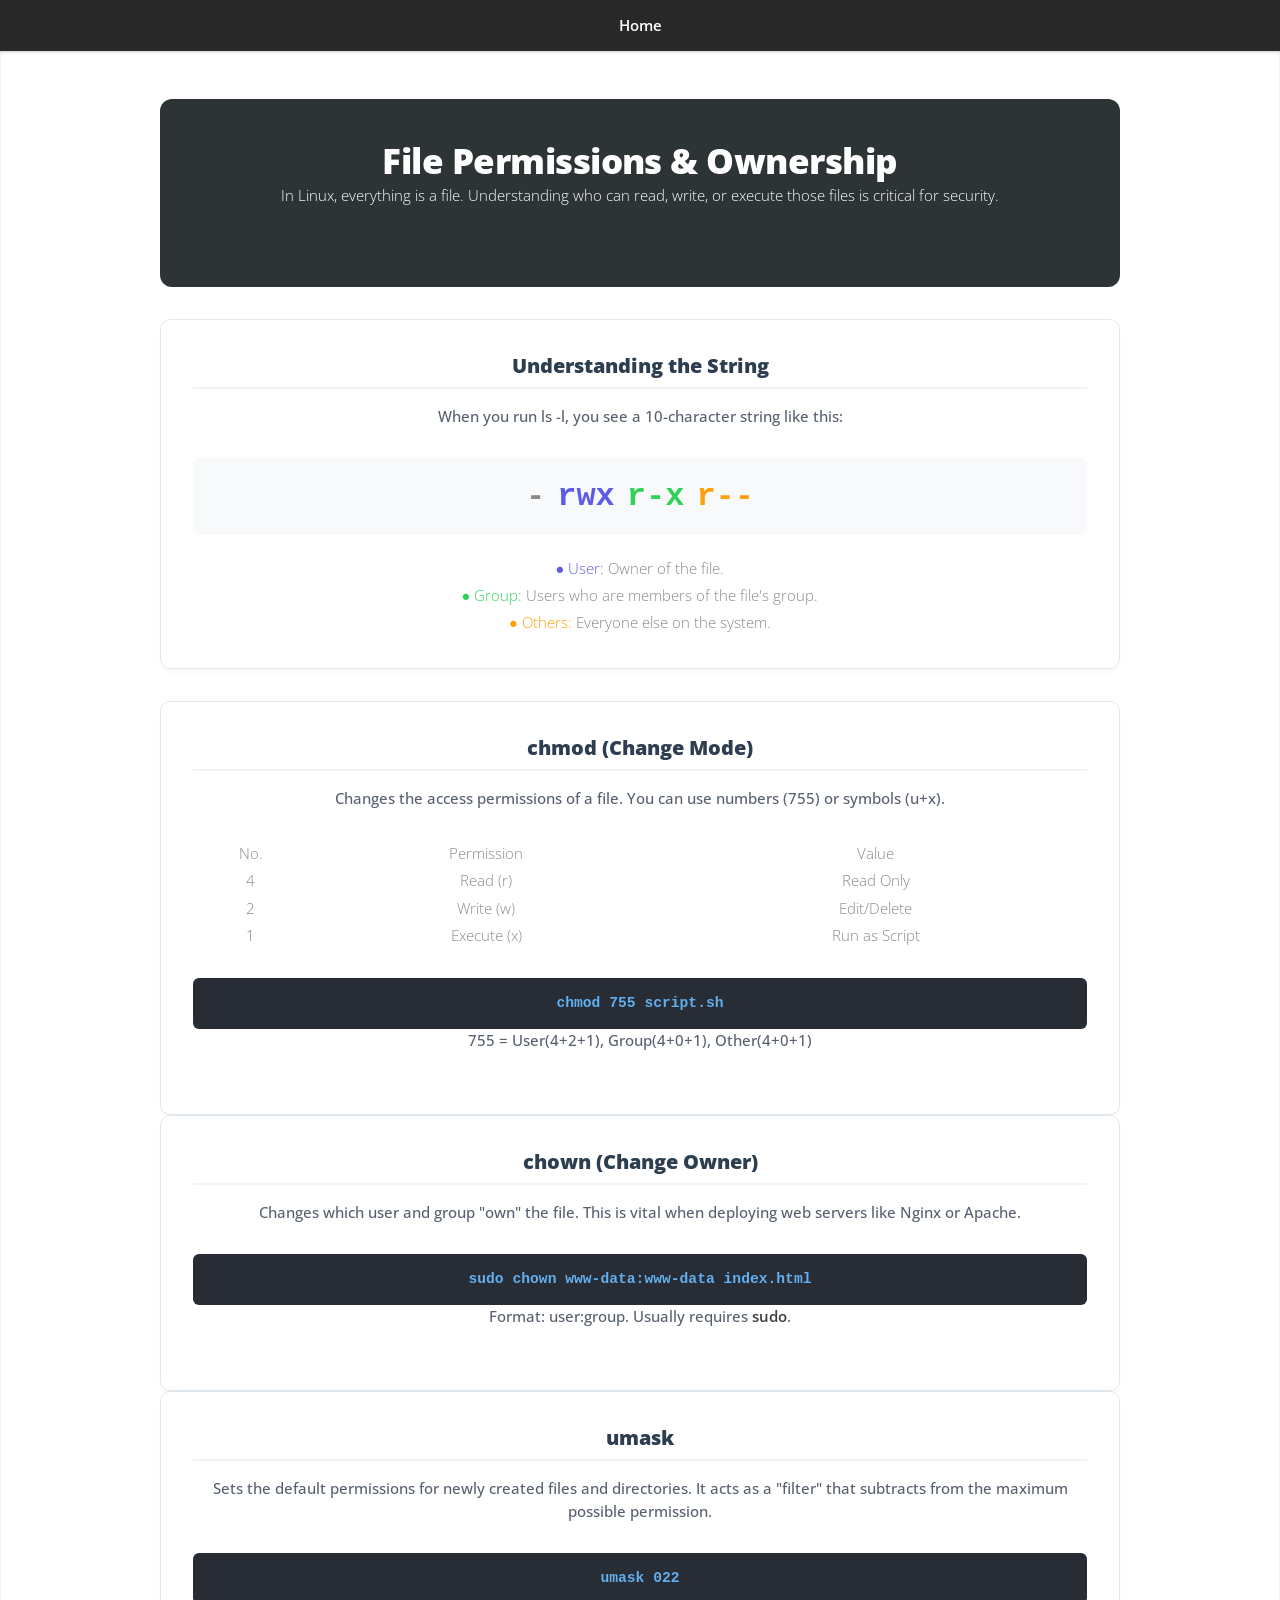
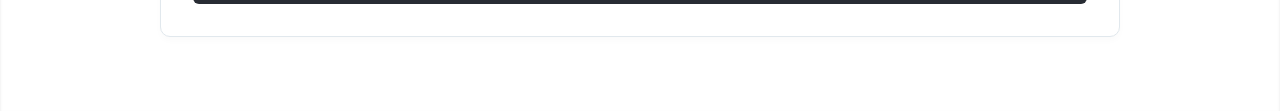
<file: Linux/permissions.html>
<!DOCTYPE HTML>
<html>
    <head>
        <title>Permissions & Ownership | Linux for DevOps</title>
        <meta charset="utf-8" />
        <meta name="viewport" content="width=device-width, initial-scale=1, user-scalable=no" />
        <link rel="stylesheet" href="../assets/css/main.css" />
        <style>
            :root {
                --user-clr: #5e5ce6;
                --group-clr: #30d158;
                --other-clr: #ff9f0a;
                --bg-card: #ffffff;
                --header-bg: #2d3436;
                --text-dark: #2c3e50; /* A sharp, readable dark blue-grey */
            }

            /* FIX: Spacing at the top */
            .wrapper.style1 {
                padding-top: 3rem !important;
            }

            .perm-header {
                background: var(--header-bg);
                color: white;
                padding: 3rem 2rem;
                border-radius: 12px;
                margin-bottom: 2rem;
                text-align: center;
            }

            .perm-header h2 {
                color: #ffffff !important;
                font-weight: 800 !important; /* Forces heavy bold */
                font-size: 2.2rem;
                margin-bottom: 0.5rem;
            }

            /* FIX: Make card titles Bold and Visible */
            .perm-title {
                font-size: 1.25rem;
                font-weight: 800 !important; /* Force bold for 'chmod', 'chown', etc. */
                color: var(--text-dark) !important;
                display: block;
                margin-bottom: 1rem;
                border-bottom: 2px solid #f1f2f6;
                padding-bottom: 8px;
            }

            /* FIX: Card body text weight */
            .perm-card p {
                color: #57606f !important;
                font-weight: 500; /* Medium weight for readability */
                line-height: 1.6;
            }

            .perm-card {
                background: var(--bg-card);
                border-radius: 10px;
                padding: 2rem;
                border: 1px solid #e1e8ed;
                box-shadow: 0 4px 6px rgba(0,0,0,0.02);
            }

            /* Visual Breakdown styling */
            .visual-breakdown {
                display: flex;
                justify-content: center;
                gap: 12px;
                font-family: 'Fira Code', monospace;
                font-size: 2rem;
                margin: 20px 0;
                background: #f8f9fa;
                padding: 25px;
                border-radius: 8px;
                font-weight: 700;
            }

            .u { color: var(--user-clr); }
            .g { color: var(--group-clr); }
            .o { color: var(--other-clr); }

            .code-box {
                background: #282c34;
                color: #61afef;
                padding: 12px;
                border-radius: 6px;
                font-family: 'Fira Code', monospace;
                font-weight: 600; /* Makes code look sharp */
                margin-top: 15px;
            }
        </style>
    </head>
    <body class="is-preload">

        <nav id="nav">
            <ul class="container">
                <li><a href="../index.html">Home</a></li>
            </ul>
        </nav>

        <article class="wrapper style1">
            <div class="container">
                <div class="perm-header">
                    <h2>File Permissions & Ownership</h2>
                    <p>In Linux, everything is a file. Understanding who can read, write, or execute those files is critical for security.</p>
                </div>

                <div class="perm-card" style="margin-bottom: 2rem;">
                    <span class="perm-title">Understanding the String</span>
                    <p>When you run <code>ls -l</code>, you see a 10-character string like this:</p>
                    
                    <div class="visual-breakdown">
                        <span>-</span>
                        <span class="u">rwx</span>
                        <span class="g">r-x</span>
                        <span class="o">r--</span>
                    </div>

                    <div class="legend">
                        <span class="u">● User:</span> Owner of the file.<br>
                        <span class="g">● Group:</span> Users who are members of the file's group.<br>
                        <span class="o">● Others:</span> Everyone else on the system.
                    </div>
                </div>

                <div class="perm-grid">
                    
                    <div class="perm-card">
                        <span class="perm-title">chmod (Change Mode)</span>
                        <p>Changes the access permissions of a file. You can use numbers (755) or symbols (u+x).</p>
                        
                        <table class="numeric-table">
                            <tr><th>No.</th><th>Permission</th><th>Value</th></tr>
                            <tr><td>4</td><td>Read (r)</td><td>Read Only</td></tr>
                            <tr><td>2</td><td>Write (w)</td><td>Edit/Delete</td></tr>
                            <tr><td>1</td><td>Execute (x)</td><td>Run as Script</td></tr>
                        </table>

                        <div class="code-box">chmod 755 script.sh</div>
                        <p class="pro-tip">755 = User(4+2+1), Group(4+0+1), Other(4+0+1)</p>
                    </div>

                    <div class="perm-card">
                        <span class="perm-title">chown (Change Owner)</span>
                        <p>Changes which user and group "own" the file. This is vital when deploying web servers like Nginx or Apache.</p>
                        
                        <div class="code-box">sudo chown www-data:www-data index.html</div>
                        <p class="pro-tip">Format: <code>user:group</code>. Usually requires <strong>sudo</strong>.</p>
                    </div>

                    <div class="perm-card">
                        <span class="perm-title">umask</span>
                        <p>Sets the default permissions for newly created files and directories. It acts as a "filter" that subtracts from the maximum possible permission.</p>
                        
                        <div class="code-box">umask 022</div>
                    </div>

                </div>
            </div>
        </article>

    </body>
</html>
</file>
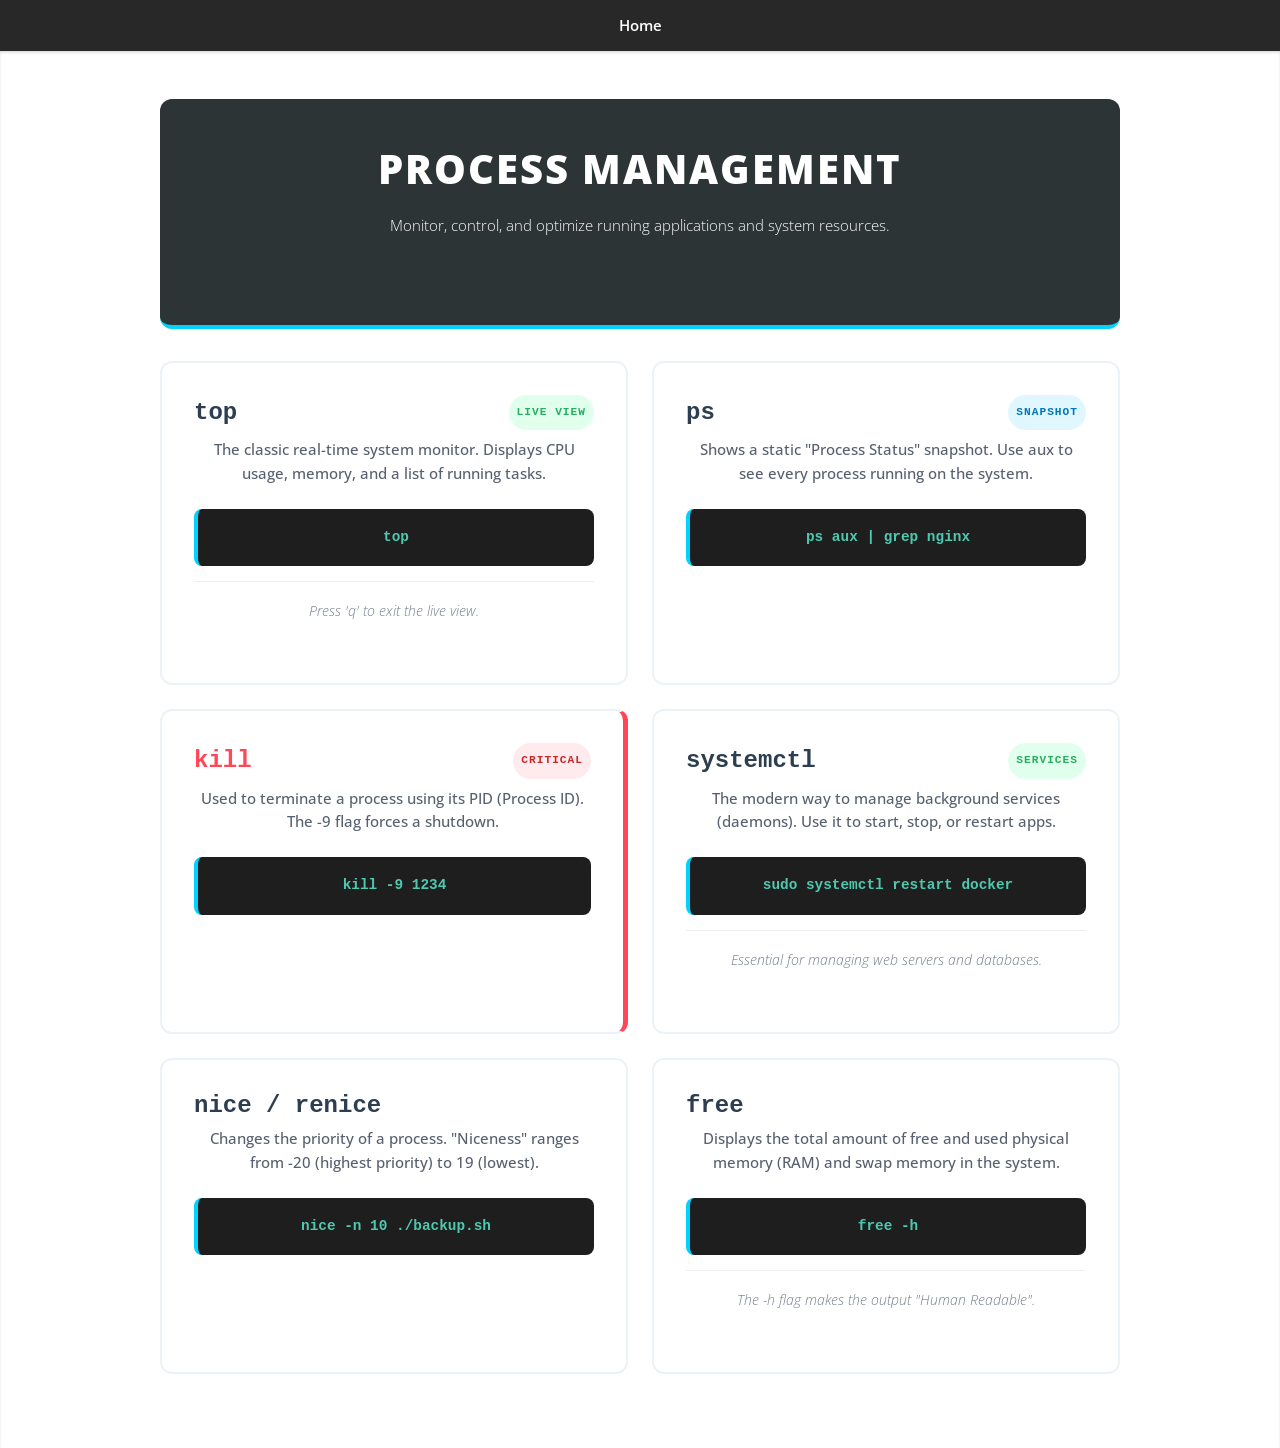
<file: Linux/process-management.html>
<!DOCTYPE HTML>
<html>
    <head>
        <title>Process Management | Linux for DevOps</title>
        <meta charset="utf-8" />
        <meta name="viewport" content="width=device-width, initial-scale=1, user-scalable=no" />
        <link rel="stylesheet" href="../assets/css/main.css" />
        <style>
            :root {
                --primary: #5e5ce6;
                --accent: #00d2ff;
                --danger: #ff4757;
                --header-bg: #2d3436;
                --bg-card: #ffffff;
                --text-dark: #2c3e50;
            }

            /* FIX: Spacing and Header Visibility */
            .wrapper.style1 { padding-top: 3rem !important; }

            .dashboard-header {
                background: var(--header-bg);
                color: white;
                padding: 3.5rem 2rem;
                border-radius: 12px;
                margin-bottom: 2rem;
                text-align: center;
                border-bottom: 4px solid var(--accent);
            }

            .dashboard-header h2 {
                color: #ffffff !important;
                font-weight: 900 !important;
                font-size: 2.5rem;
                text-transform: uppercase;
                letter-spacing: 2px;
            }

            /* Grid Layout */
            .process-grid {
                display: grid;
                grid-template-columns: repeat(auto-fit, minmax(340px, 1fr));
                gap: 1.5rem;
            }

            /* Punchy Card Style */
            .process-card {
                background: var(--bg-card);
                border-radius: 12px;
                padding: 2rem;
                border: 2px solid #edf2f7;
                transition: all 0.3s cubic-bezier(0.175, 0.885, 0.32, 1.275);
                display: flex;
                flex-direction: column;
            }

            .process-card:hover {
                transform: scale(1.02);
                border-color: var(--accent);
                box-shadow: 0 20px 25px -5px rgba(0, 0, 0, 0.1);
            }

            .process-title {
                font-family: 'Fira Code', monospace;
                font-size: 1.5rem;
                font-weight: 900 !important;
                color: var(--text-dark) !important;
                margin-bottom: 0.5rem;
                display: flex;
                justify-content: space-between;
                align-items: center;
            }

            .status-badge {
                font-size: 0.7rem;
                padding: 4px 8px;
                border-radius: 20px;
                background: #e1ffed;
                color: #27ae60;
                text-transform: uppercase;
                letter-spacing: 1px;
            }

            .process-desc {
                font-weight: 500;
                color: #57606f !important;
                line-height: 1.6;
                margin-bottom: 1.5rem;
            }

            /* Terminal Style Code Box */
            .terminal-box {
                background: #1e1e1e;
                color: #d4d4d4;
                padding: 15px;
                border-radius: 8px;
                font-family: 'Courier New', monospace;
                font-size: 0.9rem;
                border-left: 4px solid var(--accent);
            }

            .terminal-box code { color: #4ec9b0; font-weight: 700; }

            .pro-tip {
                margin-top: 15px;
                padding-top: 15px;
                border-top: 1px solid #eee;
                font-size: 0.85rem;
                color: #747d8c;
                font-style: italic;
            }
        </style>
    </head>
    <body class="is-preload">

        <nav id="nav">
            <ul class="container">
                <li><a href="../index.html">Home</a></li>
            </ul>
        </nav>

        <article class="wrapper style1">
            <div class="container">
                <div class="dashboard-header">
                    <h2>Process Management</h2>
                    <p>Monitor, control, and optimize running applications and system resources.</p>
                </div>

                <div class="process-grid">

                    <div class="process-card">
                        <div class="process-title">top <span class="status-badge">Live View</span></div>
                        <p class="process-desc">The classic real-time system monitor. Displays CPU usage, memory, and a list of running tasks.</p>
                        <div class="terminal-box"><code>top</code></div>
                        <p class="pro-tip">Press 'q' to exit the live view.</p>
                    </div>

                    <div class="process-card">
                        <div class="process-title">ps <span class="status-badge" style="background:#e0f7ff; color:#0077b6;">Snapshot</span></div>
                        <p class="process-desc">Shows a static "Process Status" snapshot. Use <code>aux</code> to see every process running on the system.</p>
                        <div class="terminal-box"><code>ps aux | grep nginx</code></div>
                    </div>

                    <div class="process-card" style="border-right: 5px solid var(--danger);">
                        <div class="process-title" style="color: var(--danger) !important;">kill <span class="status-badge" style="background:#ffebee; color:#c62828;">Critical</span></div>
                        <p class="process-desc">Used to terminate a process using its PID (Process ID). The <code>-9</code> flag forces a shutdown.</p>
                        <div class="terminal-box"><code>kill -9 1234</code></div>
                    </div>

                    <div class="process-card">
                        <div class="process-title">systemctl <span class="status-badge">Services</span></div>
                        <p class="process-desc">The modern way to manage background services (daemons). Use it to start, stop, or restart apps.</p>
                        <div class="terminal-box"><code>sudo systemctl restart docker</code></div>
                        <p class="pro-tip">Essential for managing web servers and databases.</p>
                    </div>

                    <div class="process-card">
                        <div class="process-title">nice / renice</div>
                        <p class="process-desc">Changes the priority of a process. "Niceness" ranges from -20 (highest priority) to 19 (lowest).</p>
                        <div class="terminal-box"><code>nice -n 10 ./backup.sh</code></div>
                    </div>

                    <div class="process-card">
                        <div class="process-title">free</div>
                        <p class="process-desc">Displays the total amount of free and used physical memory (RAM) and swap memory in the system.</p>
                        <div class="terminal-box"><code>free -h</code></div>
                        <p class="pro-tip">The -h flag makes the output "Human Readable".</p>
                    </div>

                </div>
            </div>
        </article>

    </body>
</html>
</file>
<file: assets/css/main.css>
@import url("https://fonts.googleapis.com/css?family=Open+Sans:300,300italic,600,600italic,700");
@import url("fontawesome-all.min.css");

/*
	Miniport by HTML5 UP
	html5up.net | @ajlkn
	Free for personal and commercial use under the CCA 3.0 license (html5up.net/license)
*/

html, body, div, span, applet, object,
iframe, h1, h2, h3, h4, h5, h6, p, blockquote,
pre, a, abbr, acronym, address, big, cite,
code, del, dfn, em, img, ins, kbd, q, s, samp,
small, strike, strong, sub, sup, tt, var, b,
u, i, center, dl, dt, dd, ol, ul, li, fieldset,
form, label, legend, table, caption, tbody,
tfoot, thead, tr, th, td, article, aside,
canvas, details, embed, figure, figcaption,
footer, header, hgroup, menu, nav, output, ruby,
section, summary, time, mark, audio, video {
	margin: 0;
	padding: 0;
	border: 0;
	font-size: 100%;
	font: inherit;
	vertical-align: baseline;}

article, aside, details, figcaption, figure,
footer, header, hgroup, menu, nav, section {
	display: block;}

body {
	line-height: 1;
}

ol, ul {
	list-style: none;
}

blockquote, q {
	quotes: none;
}

	blockquote:before, blockquote:after, q:before, q:after {
		content: '';
		content: none;
	}

table {
	border-collapse: collapse;
	border-spacing: 0;
}

body {
	-webkit-text-size-adjust: none;
}

mark {
	background-color: transparent;
	color: inherit;
}

input::-moz-focus-inner {
	border: 0;
	padding: 0;
}

input, select, textarea {
	-moz-appearance: none;
	-webkit-appearance: none;
	-ms-appearance: none;
	appearance: none;
}

/* Basic */

	html {
		box-sizing: border-box;
	}

	*, *:before, *:after {
		box-sizing: inherit;
	}

	body {
		padding-top: 3.5em;
	}

		body.is-preload *, body.is-preload *:before, body.is-preload *:after {
			-moz-animation: none !important;
			-webkit-animation: none !important;
			-ms-animation: none !important;
			animation: none !important;
			-moz-transition: none !important;
			-webkit-transition: none !important;
			-ms-transition: none !important;
			transition: none !important;
		}

	body, input, textarea, select {
		font-family: 'Open Sans', sans-serif;
		line-height: 1.85em;
		color: #888;
		font-weight: 300;
		font-size: 13pt;
	}

	a {
		-moz-transition: color .2s ease-in-out;
		-webkit-transition: color .2s ease-in-out;
		-ms-transition: color .2s ease-in-out;
		transition: color .2s ease-in-out;
		color: #43B3E0;
		text-decoration: underline;
	}

		a:hover {
			color: #43bff0 !important;
		}

		a img {
			border: 0;
		}

	b, strong {
		font-weight: 600;
		color: #3e3e3e;
	}

	i, em {
		font-style: italic;
	}

	sub {
		position: relative;
		top: 0.5em;
		font-size: 0.8em;
	}

	sup {
		position: relative;
		top: -0.5em;
		font-size: 0.8em;
	}

	blockquote {
		border-left: solid 0.75em #eee;
		padding: 1em 0 1em 1.5em;
		font-style: italic;
	}

	h1, h2, h3, h4, h5, h6 {
		color: #3e3e3e;
		margin: 0 0 0.75em 0;
	}

	h1 a, h2 a, h3 a, h4 a, h5 a, h6 a {
		text-decoration: none;
		color: inherit;
	}

	h2, h3, h4, h5, h6 {
		font-weight: 700;
	}

	h1 {
		font-size: 3.25em;
		letter-spacing: -0.025em;
		font-weight: 300;
	}

		h1 strong {
			font-weight: 700;
		}

	h2 {
		font-size: 2em;
		letter-spacing: -0.015em;
	}

	h3 {
		font-size: 1.5em;
		letter-spacing: -0.015em;
	}

	em, i {
		font-style: italic;
	}

	br.clear {
		clear: both;
	}

	hr {
		border: 0;
		border-top: solid 1px #444;
		border-top-color: rgba(0, 0, 0, 0.35);
		box-shadow: 0px 1px 0px 0px rgba(255, 255, 255, 0.1);
		height: 1px;
		margin: 3em 0;
	}

	p, ul, ol, dl, table {
		margin-bottom: 2em;
	}

	header {
		margin: 0 0 3em 0;
	}

		header > p {
			font-size: 1.25em;
			margin: 0;
		}

	footer {
		margin: 3em 0 0 0;
	}

		footer > p {
			font-size: 1.25em;
		}

/* Container */

	.container {
		margin: 0 auto;
		max-width: calc(100% - 50px);
		width: 1200px;
	}

		.container.medium {
			width: 900px;
		}

		@media screen and (max-width: 1680px) {

			.container {
				width: 1200px;
			}

				.container.medium {
					width: 900px;
				}

		}

		@media screen and (max-width: 1280px) {

			.container {
				width: 960px;
			}

				.container.medium {
					width: 720px;
				}

		}

		@media screen and (max-width: 980px) {

			.container {
				width: 100%;
			}

				.container.medium {
					width: 75%;
				}

		}

		@media screen and (max-width: 736px) {

			.container {
				width: 100%;
				max-width: calc(100% - 30px);
			}

				.container.medium {
					width: 100%;
				}

		}

/* Row */

	.row {
		display: flex;
		flex-wrap: wrap;
		box-sizing: border-box;
		align-items: stretch;
	}

		.row > * {
			box-sizing: border-box;
		}

		.row.gtr-uniform > * > :last-child {
			margin-bottom: 0;
		}

		.row.aln-left {
			justify-content: flex-start;
		}

		.row.aln-center {
			justify-content: center;
		}

		.row.aln-right {
			justify-content: flex-end;
		}

		.row.aln-top {
			align-items: flex-start;
		}

		.row.aln-middle {
			align-items: center;
		}

		.row.aln-bottom {
			align-items: flex-end;
		}

		.row > .imp {
			order: -1;
		}

		.row > .col-1 {
			width: 8.33333%;
		}

		.row > .off-1 {
			margin-left: 8.33333%;
		}

		.row > .col-2 {
			width: 16.66667%;
		}

		.row > .off-2 {
			margin-left: 16.66667%;
		}

		.row > .col-3 {
			width: 25%;
		}

		.row > .off-3 {
			margin-left: 25%;
		}

		.row > .col-4 {
			width: 33.33333%;
		}

		.row > .off-4 {
			margin-left: 33.33333%;
		}

		.row > .col-5 {
			width: 41.66667%;
		}

		.row > .off-5 {
			margin-left: 41.66667%;
		}

		.row > .col-6 {
			width: 50%;
		}

		.row > .off-6 {
			margin-left: 50%;
		}

		.row > .col-7 {
			width: 58.33333%;
		}

		.row > .off-7 {
			margin-left: 58.33333%;
		}

		.row > .col-8 {
			width: 66.66667%;
		}

		.row > .off-8 {
			margin-left: 66.66667%;
		}

		.row > .col-9 {
			width: 75%;
		}

		.row > .off-9 {
			margin-left: 75%;
		}

		.row > .col-10 {
			width: 83.33333%;
		}

		.row > .off-10 {
			margin-left: 83.33333%;
		}

		.row > .col-11 {
			width: 91.66667%;
		}

		.row > .off-11 {
			margin-left: 91.66667%;
		}

		.row > .col-12 {
			width: 100%;
		}

		.row > .off-12 {
			margin-left: 100%;
		}

		.row.gtr-0 {
			margin-top: 0px;
			margin-left: 0px;
		}

			.row.gtr-0 > * {
				padding: 0px 0 0 0px;
			}

			.row.gtr-0.gtr-uniform {
				margin-top: 0px;
			}

				.row.gtr-0.gtr-uniform > * {
					padding-top: 0px;
				}

		.row.gtr-25 {
			margin-top: -6.25px;
			margin-left: -6.25px;
		}

			.row.gtr-25 > * {
				padding: 6.25px 0 0 6.25px;
			}

			.row.gtr-25.gtr-uniform {
				margin-top: -6.25px;
			}

				.row.gtr-25.gtr-uniform > * {
					padding-top: 6.25px;
				}

		.row.gtr-50 {
			margin-top: -12.5px;
			margin-left: -12.5px;
		}

			.row.gtr-50 > * {
				padding: 12.5px 0 0 12.5px;
			}

			.row.gtr-50.gtr-uniform {
				margin-top: -12.5px;
			}

				.row.gtr-50.gtr-uniform > * {
					padding-top: 12.5px;
				}

		.row {
			margin-top: -25px;
			margin-left: -25px;
		}

			.row > * {
				padding: 25px 0 0 25px;
			}

			.row.gtr-uniform {
				margin-top: -25px;
			}

				.row.gtr-uniform > * {
					padding-top: 25px;
				}

		.row.gtr-150 {
			margin-top: -37.5px;
			margin-left: -37.5px;
		}

			.row.gtr-150 > * {
				padding: 37.5px 0 0 37.5px;
			}

			.row.gtr-150.gtr-uniform {
				margin-top: -37.5px;
			}

				.row.gtr-150.gtr-uniform > * {
					padding-top: 37.5px;
				}

		.row.gtr-200 {
			margin-top: -50px;
			margin-left: -50px;
		}

			.row.gtr-200 > * {
				padding: 50px 0 0 50px;
			}

			.row.gtr-200.gtr-uniform {
				margin-top: -50px;
			}

				.row.gtr-200.gtr-uniform > * {
					padding-top: 50px;
				}

		@media screen and (max-width: 1680px) {

			.row {
				display: flex;
				flex-wrap: wrap;
				box-sizing: border-box;
				align-items: stretch;
			}

				.row > * {
					box-sizing: border-box;
				}

				.row.gtr-uniform > * > :last-child {
					margin-bottom: 0;
				}

				.row.aln-left {
					justify-content: flex-start;
				}

				.row.aln-center {
					justify-content: center;
				}

				.row.aln-right {
					justify-content: flex-end;
				}

				.row.aln-top {
					align-items: flex-start;
				}

				.row.aln-middle {
					align-items: center;
				}

				.row.aln-bottom {
					align-items: flex-end;
				}

				.row > .imp-xlarge {
					order: -1;
				}

				.row > .col-1-xlarge {
					width: 8.33333%;
				}

				.row > .off-1-xlarge {
					margin-left: 8.33333%;
				}

				.row > .col-2-xlarge {
					width: 16.66667%;
				}

				.row > .off-2-xlarge {
					margin-left: 16.66667%;
				}

				.row > .col-3-xlarge {
					width: 25%;
				}

				.row > .off-3-xlarge {
					margin-left: 25%;
				}

				.row > .col-4-xlarge {
					width: 33.33333%;
				}

				.row > .off-4-xlarge {
					margin-left: 33.33333%;
				}

				.row > .col-5-xlarge {
					width: 41.66667%;
				}

				.row > .off-5-xlarge {
					margin-left: 41.66667%;
				}

				.row > .col-6-xlarge {
					width: 50%;
				}

				.row > .off-6-xlarge {
					margin-left: 50%;
				}

				.row > .col-7-xlarge {
					width: 58.33333%;
				}

				.row > .off-7-xlarge {
					margin-left: 58.33333%;
				}

				.row > .col-8-xlarge {
					width: 66.66667%;
				}

				.row > .off-8-xlarge {
					margin-left: 66.66667%;
				}

				.row > .col-9-xlarge {
					width: 75%;
				}

				.row > .off-9-xlarge {
					margin-left: 75%;
				}

				.row > .col-10-xlarge {
					width: 83.33333%;
				}

				.row > .off-10-xlarge {
					margin-left: 83.33333%;
				}

				.row > .col-11-xlarge {
					width: 91.66667%;
				}

				.row > .off-11-xlarge {
					margin-left: 91.66667%;
				}

				.row > .col-12-xlarge {
					width: 100%;
				}

				.row > .off-12-xlarge {
					margin-left: 100%;
				}

				.row.gtr-0 {
					margin-top: 0px;
					margin-left: 0px;
				}

					.row.gtr-0 > * {
						padding: 0px 0 0 0px;
					}

					.row.gtr-0.gtr-uniform {
						margin-top: 0px;
					}

						.row.gtr-0.gtr-uniform > * {
							padding-top: 0px;
						}

				.row.gtr-25 {
					margin-top: -6.25px;
					margin-left: -6.25px;
				}

					.row.gtr-25 > * {
						padding: 6.25px 0 0 6.25px;
					}

					.row.gtr-25.gtr-uniform {
						margin-top: -6.25px;
					}

						.row.gtr-25.gtr-uniform > * {
							padding-top: 6.25px;
						}

				.row.gtr-50 {
					margin-top: -12.5px;
					margin-left: -12.5px;
				}

					.row.gtr-50 > * {
						padding: 12.5px 0 0 12.5px;
					}

					.row.gtr-50.gtr-uniform {
						margin-top: -12.5px;
					}

						.row.gtr-50.gtr-uniform > * {
							padding-top: 12.5px;
						}

				.row {
					margin-top: -25px;
					margin-left: -25px;
				}

					.row > * {
						padding: 25px 0 0 25px;
					}

					.row.gtr-uniform {
						margin-top: -25px;
					}

						.row.gtr-uniform > * {
							padding-top: 25px;
						}

				.row.gtr-150 {
					margin-top: -37.5px;
					margin-left: -37.5px;
				}

					.row.gtr-150 > * {
						padding: 37.5px 0 0 37.5px;
					}

					.row.gtr-150.gtr-uniform {
						margin-top: -37.5px;
					}

						.row.gtr-150.gtr-uniform > * {
							padding-top: 37.5px;
						}

				.row.gtr-200 {
					margin-top: -50px;
					margin-left: -50px;
				}

					.row.gtr-200 > * {
						padding: 50px 0 0 50px;
					}

					.row.gtr-200.gtr-uniform {
						margin-top: -50px;
					}

						.row.gtr-200.gtr-uniform > * {
							padding-top: 50px;
						}

		}

		@media screen and (max-width: 1280px) {

			.row {
				display: flex;
				flex-wrap: wrap;
				box-sizing: border-box;
				align-items: stretch;
			}

				.row > * {
					box-sizing: border-box;
				}

				.row.gtr-uniform > * > :last-child {
					margin-bottom: 0;
				}

				.row.aln-left {
					justify-content: flex-start;
				}

				.row.aln-center {
					justify-content: center;
				}

				.row.aln-right {
					justify-content: flex-end;
				}

				.row.aln-top {
					align-items: flex-start;
				}

				.row.aln-middle {
					align-items: center;
				}

				.row.aln-bottom {
					align-items: flex-end;
				}

				.row > .imp-large {
					order: -1;
				}

				.row > .col-1-large {
					width: 8.33333%;
				}

				.row > .off-1-large {
					margin-left: 8.33333%;
				}

				.row > .col-2-large {
					width: 16.66667%;
				}

				.row > .off-2-large {
					margin-left: 16.66667%;
				}

				.row > .col-3-large {
					width: 25%;
				}

				.row > .off-3-large {
					margin-left: 25%;
				}

				.row > .col-4-large {
					width: 33.33333%;
				}

				.row > .off-4-large {
					margin-left: 33.33333%;
				}

				.row > .col-5-large {
					width: 41.66667%;
				}

				.row > .off-5-large {
					margin-left: 41.66667%;
				}

				.row > .col-6-large {
					width: 50%;
				}

				.row > .off-6-large {
					margin-left: 50%;
				}

				.row > .col-7-large {
					width: 58.33333%;
				}

				.row > .off-7-large {
					margin-left: 58.33333%;
				}

				.row > .col-8-large {
					width: 66.66667%;
				}

				.row > .off-8-large {
					margin-left: 66.66667%;
				}

				.row > .col-9-large {
					width: 75%;
				}

				.row > .off-9-large {
					margin-left: 75%;
				}

				.row > .col-10-large {
					width: 83.33333%;
				}

				.row > .off-10-large {
					margin-left: 83.33333%;
				}

				.row > .col-11-large {
					width: 91.66667%;
				}

				.row > .off-11-large {
					margin-left: 91.66667%;
				}

				.row > .col-12-large {
					width: 100%;
				}

				.row > .off-12-large {
					margin-left: 100%;
				}

				.row.gtr-0 {
					margin-top: 0px;
					margin-left: 0px;
				}

					.row.gtr-0 > * {
						padding: 0px 0 0 0px;
					}

					.row.gtr-0.gtr-uniform {
						margin-top: 0px;
					}

						.row.gtr-0.gtr-uniform > * {
							padding-top: 0px;
						}

				.row.gtr-25 {
					margin-top: -6.25px;
					margin-left: -6.25px;
				}

					.row.gtr-25 > * {
						padding: 6.25px 0 0 6.25px;
					}

					.row.gtr-25.gtr-uniform {
						margin-top: -6.25px;
					}

						.row.gtr-25.gtr-uniform > * {
							padding-top: 6.25px;
						}

				.row.gtr-50 {
					margin-top: -12.5px;
					margin-left: -12.5px;
				}

					.row.gtr-50 > * {
						padding: 12.5px 0 0 12.5px;
					}

					.row.gtr-50.gtr-uniform {
						margin-top: -12.5px;
					}

						.row.gtr-50.gtr-uniform > * {
							padding-top: 12.5px;
						}

				.row {
					margin-top: -25px;
					margin-left: -25px;
				}

					.row > * {
						padding: 25px 0 0 25px;
					}

					.row.gtr-uniform {
						margin-top: -25px;
					}

						.row.gtr-uniform > * {
							padding-top: 25px;
						}

				.row.gtr-150 {
					margin-top: -37.5px;
					margin-left: -37.5px;
				}

					.row.gtr-150 > * {
						padding: 37.5px 0 0 37.5px;
					}

					.row.gtr-150.gtr-uniform {
						margin-top: -37.5px;
					}

						.row.gtr-150.gtr-uniform > * {
							padding-top: 37.5px;
						}

				.row.gtr-200 {
					margin-top: -50px;
					margin-left: -50px;
				}

					.row.gtr-200 > * {
						padding: 50px 0 0 50px;
					}

					.row.gtr-200.gtr-uniform {
						margin-top: -50px;
					}

						.row.gtr-200.gtr-uniform > * {
							padding-top: 50px;
						}

		}

		@media screen and (max-width: 980px) {

			.row {
				display: flex;
				flex-wrap: wrap;
				box-sizing: border-box;
				align-items: stretch;
			}

				.row > * {
					box-sizing: border-box;
				}

				.row.gtr-uniform > * > :last-child {
					margin-bottom: 0;
				}

				.row.aln-left {
					justify-content: flex-start;
				}

				.row.aln-center {
					justify-content: center;
				}

				.row.aln-right {
					justify-content: flex-end;
				}

				.row.aln-top {
					align-items: flex-start;
				}

				.row.aln-middle {
					align-items: center;
				}

				.row.aln-bottom {
					align-items: flex-end;
				}

				.row > .imp-medium {
					order: -1;
				}

				.row > .col-1-medium {
					width: 8.33333%;
				}

				.row > .off-1-medium {
					margin-left: 8.33333%;
				}

				.row > .col-2-medium {
					width: 16.66667%;
				}

				.row > .off-2-medium {
					margin-left: 16.66667%;
				}

				.row > .col-3-medium {
					width: 25%;
				}

				.row > .off-3-medium {
					margin-left: 25%;
				}

				.row > .col-4-medium {
					width: 33.33333%;
				}

				.row > .off-4-medium {
					margin-left: 33.33333%;
				}

				.row > .col-5-medium {
					width: 41.66667%;
				}

				.row > .off-5-medium {
					margin-left: 41.66667%;
				}

				.row > .col-6-medium {
					width: 50%;
				}

				.row > .off-6-medium {
					margin-left: 50%;
				}

				.row > .col-7-medium {
					width: 58.33333%;
				}

				.row > .off-7-medium {
					margin-left: 58.33333%;
				}

				.row > .col-8-medium {
					width: 66.66667%;
				}

				.row > .off-8-medium {
					margin-left: 66.66667%;
				}

				.row > .col-9-medium {
					width: 75%;
				}

				.row > .off-9-medium {
					margin-left: 75%;
				}

				.row > .col-10-medium {
					width: 83.33333%;
				}

				.row > .off-10-medium {
					margin-left: 83.33333%;
				}

				.row > .col-11-medium {
					width: 91.66667%;
				}

				.row > .off-11-medium {
					margin-left: 91.66667%;
				}

				.row > .col-12-medium {
					width: 100%;
				}

				.row > .off-12-medium {
					margin-left: 100%;
				}

				.row.gtr-0 {
					margin-top: 0px;
					margin-left: 0px;
				}

					.row.gtr-0 > * {
						padding: 0px 0 0 0px;
					}

					.row.gtr-0.gtr-uniform {
						margin-top: 0px;
					}

						.row.gtr-0.gtr-uniform > * {
							padding-top: 0px;
						}

				.row.gtr-25 {
					margin-top: -6.25px;
					margin-left: -6.25px;
				}

					.row.gtr-25 > * {
						padding: 6.25px 0 0 6.25px;
					}

					.row.gtr-25.gtr-uniform {
						margin-top: -6.25px;
					}

						.row.gtr-25.gtr-uniform > * {
							padding-top: 6.25px;
						}

				.row.gtr-50 {
					margin-top: -12.5px;
					margin-left: -12.5px;
				}

					.row.gtr-50 > * {
						padding: 12.5px 0 0 12.5px;
					}

					.row.gtr-50.gtr-uniform {
						margin-top: -12.5px;
					}

						.row.gtr-50.gtr-uniform > * {
							padding-top: 12.5px;
						}

				.row {
					margin-top: -25px;
					margin-left: -25px;
				}

					.row > * {
						padding: 25px 0 0 25px;
					}

					.row.gtr-uniform {
						margin-top: -25px;
					}

						.row.gtr-uniform > * {
							padding-top: 25px;
						}

				.row.gtr-150 {
					margin-top: -37.5px;
					margin-left: -37.5px;
				}

					.row.gtr-150 > * {
						padding: 37.5px 0 0 37.5px;
					}

					.row.gtr-150.gtr-uniform {
						margin-top: -37.5px;
					}

						.row.gtr-150.gtr-uniform > * {
							padding-top: 37.5px;
						}

				.row.gtr-200 {
					margin-top: -50px;
					margin-left: -50px;
				}

					.row.gtr-200 > * {
						padding: 50px 0 0 50px;
					}

					.row.gtr-200.gtr-uniform {
						margin-top: -50px;
					}

						.row.gtr-200.gtr-uniform > * {
							padding-top: 50px;
						}

		}

		@media screen and (max-width: 736px) {

			.row {
				display: flex;
				flex-wrap: wrap;
				box-sizing: border-box;
				align-items: stretch;
			}

				.row > * {
					box-sizing: border-box;
				}

				.row.gtr-uniform > * > :last-child {
					margin-bottom: 0;
				}

				.row.aln-left {
					justify-content: flex-start;
				}

				.row.aln-center {
					justify-content: center;
				}

				.row.aln-right {
					justify-content: flex-end;
				}

				.row.aln-top {
					align-items: flex-start;
				}

				.row.aln-middle {
					align-items: center;
				}

				.row.aln-bottom {
					align-items: flex-end;
				}

				.row > .imp-small {
					order: -1;
				}

				.row > .col-1-small {
					width: 8.33333%;
				}

				.row > .off-1-small {
					margin-left: 8.33333%;
				}

				.row > .col-2-small {
					width: 16.66667%;
				}

				.row > .off-2-small {
					margin-left: 16.66667%;
				}

				.row > .col-3-small {
					width: 25%;
				}

				.row > .off-3-small {
					margin-left: 25%;
				}

				.row > .col-4-small {
					width: 33.33333%;
				}

				.row > .off-4-small {
					margin-left: 33.33333%;
				}

				.row > .col-5-small {
					width: 41.66667%;
				}

				.row > .off-5-small {
					margin-left: 41.66667%;
				}

				.row > .col-6-small {
					width: 50%;
				}

				.row > .off-6-small {
					margin-left: 50%;
				}

				.row > .col-7-small {
					width: 58.33333%;
				}

				.row > .off-7-small {
					margin-left: 58.33333%;
				}

				.row > .col-8-small {
					width: 66.66667%;
				}

				.row > .off-8-small {
					margin-left: 66.66667%;
				}

				.row > .col-9-small {
					width: 75%;
				}

				.row > .off-9-small {
					margin-left: 75%;
				}

				.row > .col-10-small {
					width: 83.33333%;
				}

				.row > .off-10-small {
					margin-left: 83.33333%;
				}

				.row > .col-11-small {
					width: 91.66667%;
				}

				.row > .off-11-small {
					margin-left: 91.66667%;
				}

				.row > .col-12-small {
					width: 100%;
				}

				.row > .off-12-small {
					margin-left: 100%;
				}

				.row.gtr-0 {
					margin-top: 0px;
					margin-left: 0px;
				}

					.row.gtr-0 > * {
						padding: 0px 0 0 0px;
					}

					.row.gtr-0.gtr-uniform {
						margin-top: 0px;
					}

						.row.gtr-0.gtr-uniform > * {
							padding-top: 0px;
						}

				.row.gtr-25 {
					margin-top: -3.75px;
					margin-left: -3.75px;
				}

					.row.gtr-25 > * {
						padding: 3.75px 0 0 3.75px;
					}

					.row.gtr-25.gtr-uniform {
						margin-top: -3.75px;
					}

						.row.gtr-25.gtr-uniform > * {
							padding-top: 3.75px;
						}

				.row.gtr-50 {
					margin-top: -7.5px;
					margin-left: -7.5px;
				}

					.row.gtr-50 > * {
						padding: 7.5px 0 0 7.5px;
					}

					.row.gtr-50.gtr-uniform {
						margin-top: -7.5px;
					}

						.row.gtr-50.gtr-uniform > * {
							padding-top: 7.5px;
						}

				.row {
					margin-top: -15px;
					margin-left: -15px;
				}

					.row > * {
						padding: 15px 0 0 15px;
					}

					.row.gtr-uniform {
						margin-top: -15px;
					}

						.row.gtr-uniform > * {
							padding-top: 15px;
						}

				.row.gtr-150 {
					margin-top: -22.5px;
					margin-left: -22.5px;
				}

					.row.gtr-150 > * {
						padding: 22.5px 0 0 22.5px;
					}

					.row.gtr-150.gtr-uniform {
						margin-top: -22.5px;
					}

						.row.gtr-150.gtr-uniform > * {
							padding-top: 22.5px;
						}

				.row.gtr-200 {
					margin-top: -30px;
					margin-left: -30px;
				}

					.row.gtr-200 > * {
						padding: 30px 0 0 30px;
					}

					.row.gtr-200.gtr-uniform {
						margin-top: -30px;
					}

						.row.gtr-200.gtr-uniform > * {
							padding-top: 30px;
						}

		}

/* Form */

	form label {
		color: #3e3e3e;
		font-weight: 700;
		display: block;
		margin: 0 0 0.5em 0;
	}

	form input[type=text],
	form input[type=email],
	form input[type=password],
	form select,
	form textarea {
		-moz-transition: background .2s ease-in-out, box-shadow .2s ease-in-out;
		-webkit-transition: background .2s ease-in-out, box-shadow .2s ease-in-out;
		-ms-transition: background .2s ease-in-out, box-shadow .2s ease-in-out;
		transition: background .2s ease-in-out, box-shadow .2s ease-in-out;
		-webkit-appearance: none;
		display: block;
		border: 0;
		padding: 0.75em;
		font-size: 1em;
		border-radius: 8px;
		border: solid 1px #ddd;
		background: #fff;
		color: #bbb;
		box-shadow: inset 0px 2px 3px 1px rgba(0, 0, 0, 0.05), 0px 1px 0px 0px rgba(255, 255, 255, 0.025);
		width: 100%;
	}

		form input[type=text]:focus,
		form input[type=email]:focus,
		form input[type=password]:focus,
		form select:focus,
		form textarea:focus {
			background: #fafafa;
			box-shadow: inset 0px 2px 5px 0px rgba(0, 0, 0, 0.05), 0px 1px 0px 0px rgba(255, 255, 255, 0.025), inset 0px 0px 2px 1px #43bff0;
		}

	form textarea {
		height: 15em;
	}

	form .actions:last-child {
		margin-bottom: 0;
	}

	form ::-webkit-input-placeholder {
		color: #555 !important;
	}

	form :-moz-placeholder {
		color: #555 !important;
	}

	form ::-moz-placeholder {
		color: #555 !important;
	}

	form :-ms-input-placeholder {
		color: #555 !important;
	}

	form ::-moz-focus-inner {
		border: 0;
	}

/* Tables */

	table {
		width: 100%;
	}

		table.default {
			width: 100%;
		}

			table.default tr {
				border-top: solid 1px #eee;
			}

				table.default tr:first-child {
					border-top: 0;
				}

			table.default td {
				padding: 0.5em 1em 0.5em 1em;
			}

			table.default th {
				text-align: left;
				padding: 0.5em 1em 0.5em 1em;
				font-weight: 600;
				margin: 0 0 1em 0;
			}

			table.default thead {
				background: #4f4f4f;
				color: #fff;
			}

/* Section/Article */

	section, article {
		margin-bottom: 3em;
	}

	section > :last-child,
	article > :last-child,
	section:last-child,
	article:last-child {
		margin-bottom: 0;
	}

/* Image */

	.image {
		display: inline-block;
		position: relative;
	}

		.image img {
			display: block;
			width: 100%;
		}

		.image.fit {
			display: block;
			width: 100%;
		}

		.image.featured {
			display: block;
			width: 100%;
			margin: 0 0 2em 0;
		}

		.image.left {
			float: left;
			margin: 0 2em 2em 0;
		}

		.image.centered {
			display: block;
			margin: 0 0 2em 0;
		}

			.image.centered img {
				margin: 0 auto;
				width: auto;
			}

/* Button */

	input[type="button"],
	input[type="submit"],
	input[type="reset"],
	button,
	.button {
		background-image: url("images/bg.png"), -moz-linear-gradient(top, rgba(0, 0, 0, 0), rgba(0, 0, 0, 0.2));
		background-image: url("images/bg.png"), -webkit-linear-gradient(top, rgba(0, 0, 0, 0), rgba(0, 0, 0, 0.2));
		background-image: url("images/bg.png"), -ms-linear-gradient(top, rgba(0, 0, 0, 0), rgba(0, 0, 0, 0.2));
		background-image: url("images/bg.png"), linear-gradient(top, rgba(0, 0, 0, 0), rgba(0, 0, 0, 0.2));
		-moz-transition: background-color .2s ease-in-out;
		-webkit-transition: background-color .2s ease-in-out;
		-ms-transition: background-color .2s ease-in-out;
		transition: background-color .2s ease-in-out;
		-webkit-appearance: none;
		position: relative;
		display: inline-block;
		color: #fff !important;
		text-decoration: none;
		font-weight: 700;
		border: 0;
		outline: 0;
		cursor: pointer;
		border-radius: 8px;
		text-shadow: -1px -1px 0.5px rgba(0, 0, 0, 0.5);
		overflow: hidden;
		box-shadow: inset 0px 0px 0px 1px rgba(0, 0, 0, 0.5), inset 0px 2px 1px 0px rgba(255, 255, 255, 0.75);
		background-color: #43B3E0;
		padding: 1em 2.35em 1em 2.35em;
		font-size: 1.1em;
		max-width: 24em;
	}

		input[type="button"]:hover,
		input[type="submit"]:hover,
		input[type="reset"]:hover,
		button:hover,
		.button:hover {
			background-color: #43bff0;
			color: #fff !important;
		}

		input[type="button"]:active,
		input[type="submit"]:active,
		input[type="reset"]:active,
		button:active,
		.button:active {
			background-color: #3BA8D3;
			top: 1px;
		}

		input[type="button"].large,
		input[type="submit"].large,
		input[type="reset"].large,
		button.large,
		.button.large {
			font-size: 1.5em;
			letter-spacing: -0.025em;
		}

		input[type="button"].alt,
		input[type="submit"].alt,
		input[type="reset"].alt,
		button.alt,
		.button.alt {
			background-color: #444;
			box-shadow: inset 0px 0px 0px 1px #242424, inset 0px 2px 1px 0px rgba(255, 255, 255, 0.2);
		}

			input[type="button"].alt:hover,
			input[type="submit"].alt:hover,
			input[type="reset"].alt:hover,
			button.alt:hover,
			.button.alt:hover {
				background-color: #4f4f4f;
				color: #fff !important;
			}

			input[type="button"].alt:active,
			input[type="submit"].alt:active,
			input[type="reset"].alt:active,
			button.alt:active,
			.button.alt:active {
				background-color: #3f3f3f;
			}

/* List */

	ul {
		list-style: disc;
		padding-left: 1em;
	}

		ul li {
			padding-left: 0.5em;
		}

	ol {
		list-style: decimal;
		padding-left: 1.25em;
	}

		ol li {
			padding-left: 0.25em;
		}

/* Social */

	ul.social {
		cursor: default;
		margin: 0;
		list-style: none;
		padding-left: 0;
	}

		ul.social li {
			position: relative;
			display: inline-block;
			margin: 0.25em;
			top: 0;
			padding-left: 0;
		}

			ul.social li a {
				-moz-transition: top .2s ease-in-out;
				-webkit-transition: top .2s ease-in-out;
				-ms-transition: top .2s ease-in-out;
				transition: top .2s ease-in-out;
				display: block;
				width: 48px;
				height: 48px;
				border-radius: 6px;
				top: 0;
				position: relative;
			}

				ul.social li a:before {
					background-image: url("images/bg.png"), -moz-linear-gradient(top, rgba(0, 0, 0, 0), rgba(0, 0, 0, 0.2));
					background-image: url("images/bg.png"), -webkit-linear-gradient(top, rgba(0, 0, 0, 0), rgba(0, 0, 0, 0.2));
					background-image: url("images/bg.png"), -ms-linear-gradient(top, rgba(0, 0, 0, 0), rgba(0, 0, 0, 0.2));
					background-image: url("images/bg.png"), linear-gradient(top, rgba(0, 0, 0, 0), rgba(0, 0, 0, 0.2));
					-moz-transition: background-color .2s ease-in-out;
					-webkit-transition: background-color .2s ease-in-out;
					-ms-transition: background-color .2s ease-in-out;
					transition: background-color .2s ease-in-out;
					background-color: #444;
					border-radius: 6px;
					box-shadow: inset 0px 0px 0px 1px #282828, inset 0px 2px 1px 0px rgba(255, 255, 255, 0.1);
					color: #2E2E2E !important;
					display: block;
					font-size: 26px;
					height: 48px;
					line-height: 48px;
					text-align: center;
					outline: 0;
					overflow: hidden;
					text-shadow: 1px 1px 0px rgba(255, 255, 255, 0.1);
					width: 48px;
				}

				ul.social li a.fa-twitter {
					background-color: #2DAAE4;
				}

				ul.social li a.fa-facebook-f {
					background-color: #3C5A98;
				}

				ul.social li a.fa-dribbble {
					background-color: #C4376B;
				}

				ul.social li a.fa-linkedin-in {
					background-color: #006599;
				}

				ul.social li a.fa-tumblr {
					background-color: #51718A;
				}

				ul.social li a.fa-google-plus {
					background-color: #DA2713;
				}

				ul.social li a.fa-github {
					background-color: #FAFAFA;
				}

				ul.social li a.fa-rss {
					background-color: #F2600B;
				}

				ul.social li a.fa-instagram {
					background-color: #E0D7C8;
				}

				ul.social li a.fa-foursquare {
					background-color: #39A3D4;
				}

				ul.social li a.fa-skype {
					background-color: #10BEF1;
				}

				ul.social li a.fa-soundcloud {
					background-color: #FE5419;
				}

				ul.social li a.fa-youtube {
					background-color: #BF2E25;
				}

				ul.social li a.fa-blogger {
					background-color: #FF6501;
				}

				ul.social li a.fa-flickr {
					background-color: #0062DB;
				}

				ul.social li a.fa-vimeo {
					background-color: #4C8AB0;
				}

				ul.social li a:hover {
					top: -5px;
				}

					ul.social li a:hover:before {
						background-color: transparent;
					}

/* Actions */

	ul.actions {
		list-style: none;
		padding-left: 0;
	}

		ul.actions li {
			display: inline-block;
			margin: 0 0 0 1em;
			padding-left: 0;
		}

			ul.actions li:first-child {
				margin-left: 0;
			}

/* Box */

	.box {
		background: #fff;
		box-shadow: inset 0px 0px 0px 1px rgba(0, 0, 0, 0.15), 0px 2px 3px 0px rgba(0, 0, 0, 0.1);
		text-align: center;
		padding: 2em;
	}

		.box.style1 {
			padding: 3em 2em 3.5em 2em;
		}

			.box.style1 h3 {
				margin-bottom: 0.5em;
			}

		.box.style2 h3 {
			margin-bottom: 0.25em;
		}

		.box.style2 .image {
			position: relative;
			left: 2em;
			top: 2em;
			margin: -4em 0 4em -4em;
			width: auto;
		}

/* Icons */

	.icon {
		text-decoration: none;
		text-decoration: none;
	}

		.icon:before {
			-moz-osx-font-smoothing: grayscale;
			-webkit-font-smoothing: antialiased;
			display: inline-block;
			font-style: normal;
			font-variant: normal;
			text-rendering: auto;
			line-height: 1;
			text-transform: none !important;
			font-family: 'Font Awesome 5 Free';
			font-weight: 400;
		}

		.icon:before {
			font-size: 1.25em;
		}

		.icon > .label {
			display: none;
		}

		.icon.solid:before {
			font-weight: 900;
		}

		.icon.brands:before {
			font-family: 'Font Awesome 5 Brands';
		}

		.icon.featured {
			color: #EA8A95;
			display: block;
			margin: 0 0 1.5em 0;
			cursor: default;
		}

			.icon.featured:before {
				font-size: 6em;
			}

/* Wrappers */

	.wrapper {
		background-image: url("images/bg.png");
		box-shadow: inset 0px 1px 0px 0px rgba(0, 0, 0, 0.05), inset 0px 2px 3px 0px rgba(0, 0, 0, 0.1);
		padding: 8em 0 8em 0;
		text-align: center;
	}

		.wrapper.style1 {
			background-image: none;
			background-color: #fff;
		}

		.wrapper.style2 {
			background-color: #fafafa;
			text-shadow: 1px 1px 0px #fff;
		}

		.wrapper.style3 {
			background-color: #f4f4f4;
			text-shadow: 1px 1px 0px #fff;
		}

		.wrapper.style4 {
			background-color: #303030;
			color: #999;
			text-shadow: -1px -1px 0px #181818;
		}

			.wrapper.style4 h1, .wrapper.style4 h2, .wrapper.style4 h3, .wrapper.style4 h4, .wrapper.style4 h5, .wrapper.style4 h6 {
				color: #fff;
			}

			.wrapper.style4 form input[type=text],
			.wrapper.style4 form input[type=password],
			.wrapper.style4 form select,
			.wrapper.style4 form textarea {
				border: none;
				background: #282828;
			}

				.wrapper.style4 form input[type=text]:focus,
				.wrapper.style4 form input[type=password]:focus,
				.wrapper.style4 form select:focus,
				.wrapper.style4 form textarea:focus {
					background: #252525;
				}

/* Nav */

	#nav {
		background-color: #282828;
		text-align: center;
		position: fixed;
		left: 0;
		top: 0;
		width: 100%;
		z-index: 10000;
		cursor: default;
		height: 3.5em;
		line-height: 3.5em;
	}

		#nav ul {
			margin-bottom: 0;
			list-style: none;
			padding-left: 0;
		}

		#nav li {
			display: inline-block;
			padding-left: 0;
		}

		#nav a {
			-moz-transition: background-color .2s ease-in-out;
			-webkit-transition: background-color .2s ease-in-out;
			-ms-transition: background-color .2s ease-in-out;
			transition: background-color .2s ease-in-out;
			position: relative;
			display: block;
			color: #fff;
			text-decoration: none;
			outline: 0;
			font-weight: 600;
			border-radius: 8px;
			color: #fff;
			height: 2.5em;
			line-height: 2.5em;
			padding: 0 1.25em;
		}

			#nav a:hover {
				color: #fff !important;
				background: #383838;
			}

			#nav a.active {
				background: #484848;
			}

				#nav a.active:before {
					content: '';
					display: block;
					position: absolute;
					bottom: -0.6em;
					left: 50%;
					margin-left: -0.75em;
					border-left: solid 0.75em transparent;
					border-right: solid 0.75em transparent;
					border-top: solid 0.6em #282828;
				}

/* Articles */

	body > article {
		margin-bottom: 0;
	}

	#top {
		padding: 10em 0 10em 0;
		text-align: left;
	}

		#top .image {
			border-radius: 100%;
			width: 20em;
			height: 20em;
			margin: 0;
		}

			#top .image img {
				border-radius: 100%;
			}

		#top h1 {
			margin-top: 0.35em;
		}

		#top p {
			font-size: 1.5em;
			line-height: 1.75em;
		}

			#top p a {
				color: inherit;
			}

	#contact footer {
		font-size: 0.9em;
	}

/* Copyright */

	#copyright {
		color: #666;
		font-size: 1em;
		line-height: 1em;
		list-style: none;
		padding-left: 0;
		margin-bottom: 0;
	}

		#copyright li {
			display: inline-block;
			border-left: solid 1px rgba(0, 0, 0, 0.5);
			box-shadow: -1px 0px 0px 0px rgba(255, 255, 255, 0.1);
			padding: 0 0 0 1em;
			margin: 0 0 0 1em;
		}

			#copyright li:first-child {
				border: 0;
				box-shadow: none;
				padding-left: 0;
				margin-left: 0;
			}

		#copyright a {
			-moz-transition: color .2s ease-in-out;
			-webkit-transition: color .2s ease-in-out;
			-ms-transition: color .2s ease-in-out;
			transition: color .2s ease-in-out;
			color: inherit;
		}

			#copyright a:hover {
				color: #777;
			}

/* Large */

	@media screen and (max-width: 1280px) {

		/* Basic */

			body {
				font-size: 11pt;
			}

			input, textarea, select {
				font-size: 11pt;
			}

			header {
				margin: 0 0 4em 0;
			}

		/* Wrappers */

			.wrapper {
				padding: 5em 0 5em 0;
				text-align: center;
			}

				.wrapper.style4 .row-special {
					margin: 2em 0 0 0;
					padding: 2em 0 2em 0;
				}

		/* Articles */

			#top {
				padding: 8em 0;
			}

				#top .image {
					width: 24em;
					height: 24em;
					margin: 0;
				}

	}

/* Medium */

	@media screen and (max-width: 980px) {

		/* Articles */

			#top {
				text-align: center;
				padding: 5em 0;
			}

				#top .image {
					margin: 0 auto 2em auto;
				}

	}

/* Small */

	@media screen and (max-width: 736px) {

		/* Basic */

			body {
				padding-top: 44px;
			}

			body, input, textarea, select {
				line-height: 1.75em;
				font-size: 10pt;
				letter-spacing: 0;
			}

			h1, h2, h3, h4, h5, h6 {
				font-size: 1.25em;
				margin: 0 0 0.4em 0;
			}

			h1 {
				font-size: 2.25em;
				line-height: 1.25em;
			}

			header {
				margin: 0 0 2em 0;
			}

				header > p {
					font-size: 1.25em;
				}

			footer {
				margin: 2.5em 0 0 0;
			}

				footer > p {
					font-size: 1.25em;
				}

			hr {
				margin: 1.5em 0 2em 0;
			}

		/* Section/Article */

			section, article {
				clear: both;
			}

		/* Button */

			input[type="button"],
			input[type="submit"],
			input[type="reset"],
			button,
			.button {
				text-align: center;
				font-size: 1.2em;
				width: 100%;
				padding: 1em 0 1em 0;
			}

				input[type="button"].large,
				input[type="submit"].large,
				input[type="reset"].large,
				button.large,
				.button.large {
					font-size: 1.2em;
					letter-spacing: 0;
				}

		/* Social */

			ul.social {
				padding: 1em 0.5em 0 0.5em;
			}

				ul.social li {
					margin: 0.5em 0.5em 0.5em 0.5em;
				}

					ul.social li a {
						top: 0 !important;
					}

						ul.social li a:before {
							background-color: transparent !important;
						}

		/* Actions */

			ul.actions {
				margin: 0;
			}

				ul.actions li {
					display: block;
					margin: 15px 0 0 0;
				}

					ul.actions li:first-child {
						margin-top: 0;
					}

		/* Box */

			.box {
				padding: 30px 20px 30px 20px;
				margin: 0 0 20px 0 !important;
			}

				.box h3 {
					margin-bottom: 0.25em;
				}

				.box .image.centered {
					margin-bottom: 1em;
				}

				.box .image.featured {
					position: relative;
					left: 20px;
					top: 20px;
					margin: -50px 0 50px -40px;
					width: auto;
				}

				.box.style1 {
					max-width: 32em;
					margin-left: auto !important;
					margin-right: auto !important;
				}

				.box.style2 {
					max-width: 32em;
					margin-left: auto !important;
					margin-right: auto !important;
				}

		/* Wrappers */

			.wrapper {
				padding: 3em 0;
				text-align: center;
			}

		/* Nav */

			#nav {
				height: 44px;
				line-height: 44px;
			}

				#nav a {
					padding: 0 0.75em;
					height: inherit;
					line-height: inherit;
					border-radius: 0;
				}

					#nav a:hover {
						background-color: transparent;
					}

		/* Articles */

			#top {
				padding: 3em 0;
			}

				#top .image {
					width: 15em;
					height: 15em;
					margin-bottom: 0;
				}

				#top p {
					font-size: 1em;
				}

			#contact footer {
				margin: 0;
			}

		/* Copyright */

			#copyright {
				font-size: 1em;
				margin: 0;
			}

				#copyright li {
					display: block;
					margin: 1em 0 0 0;
					padding: 0;
					box-shadow: none;
					border-left: 0;
				}

					#copyright li:first-child {
						margin-top: 0;
					}

	}
</file>
